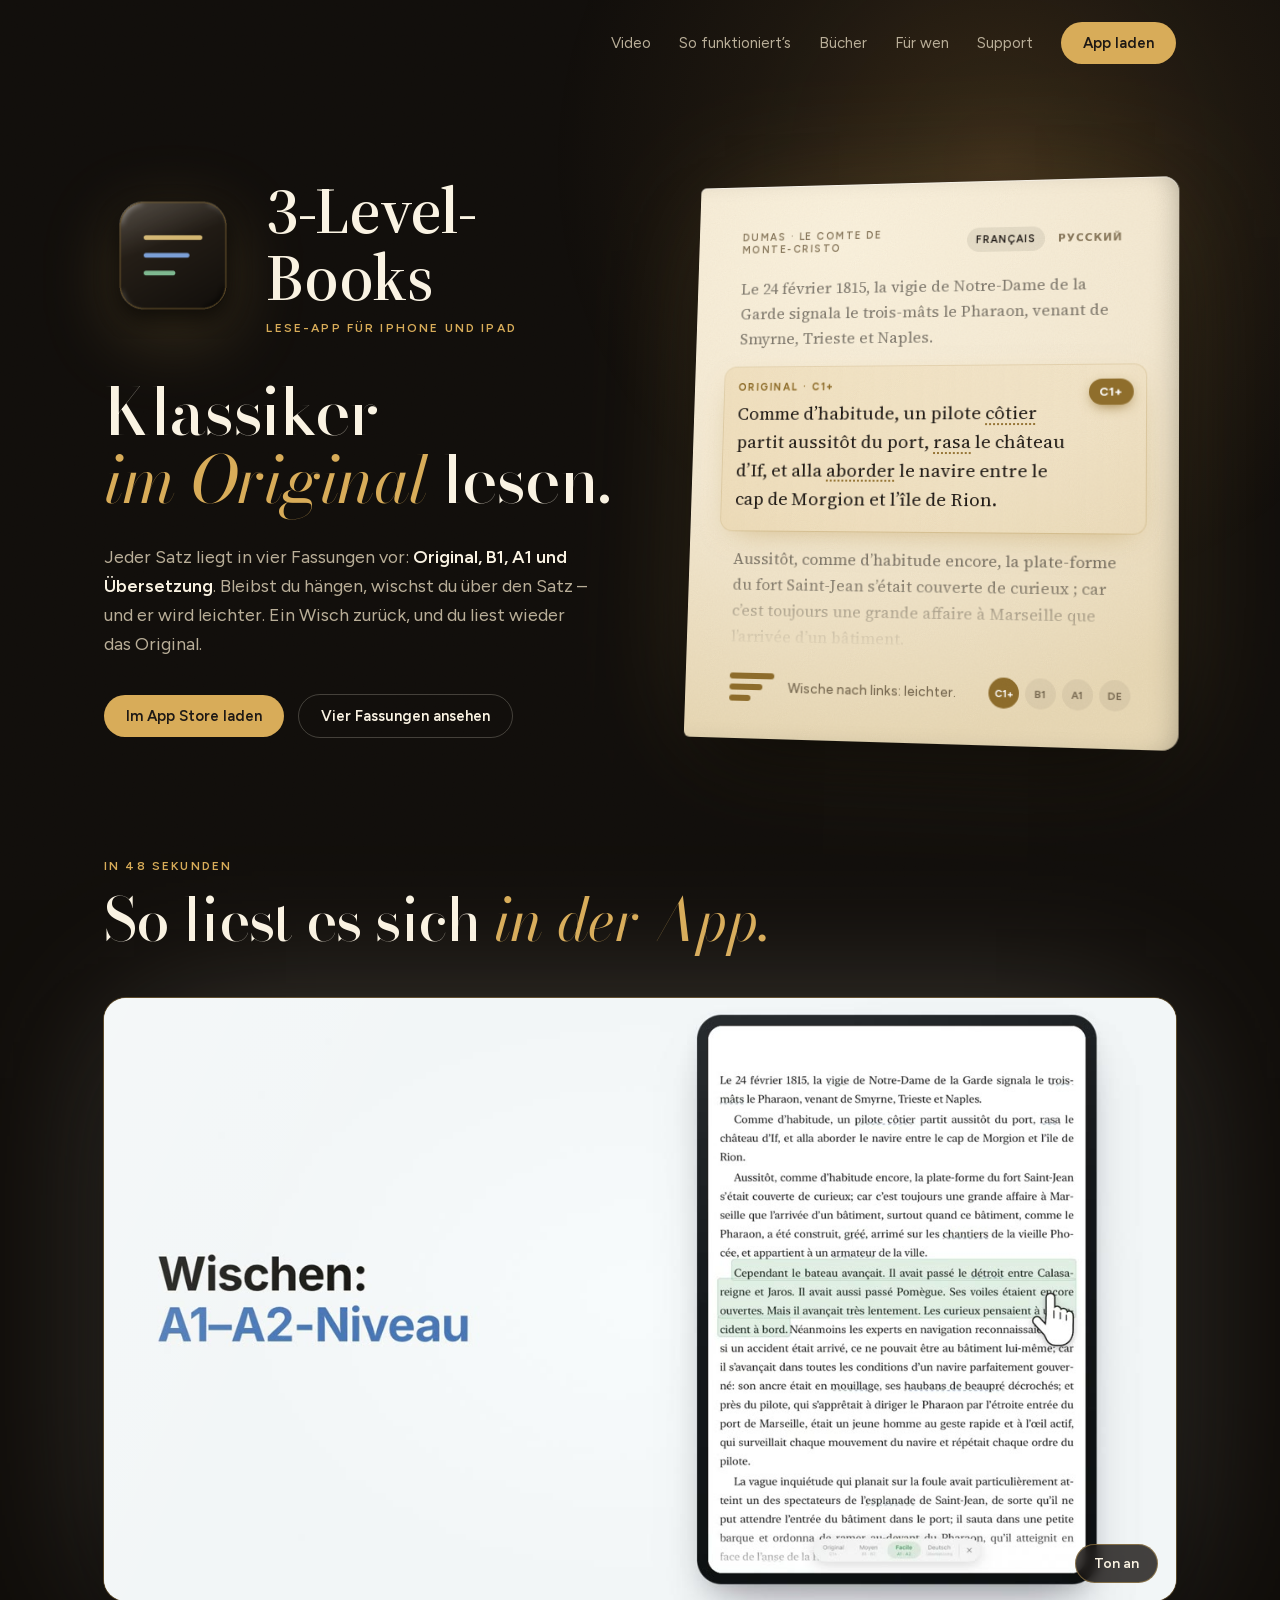
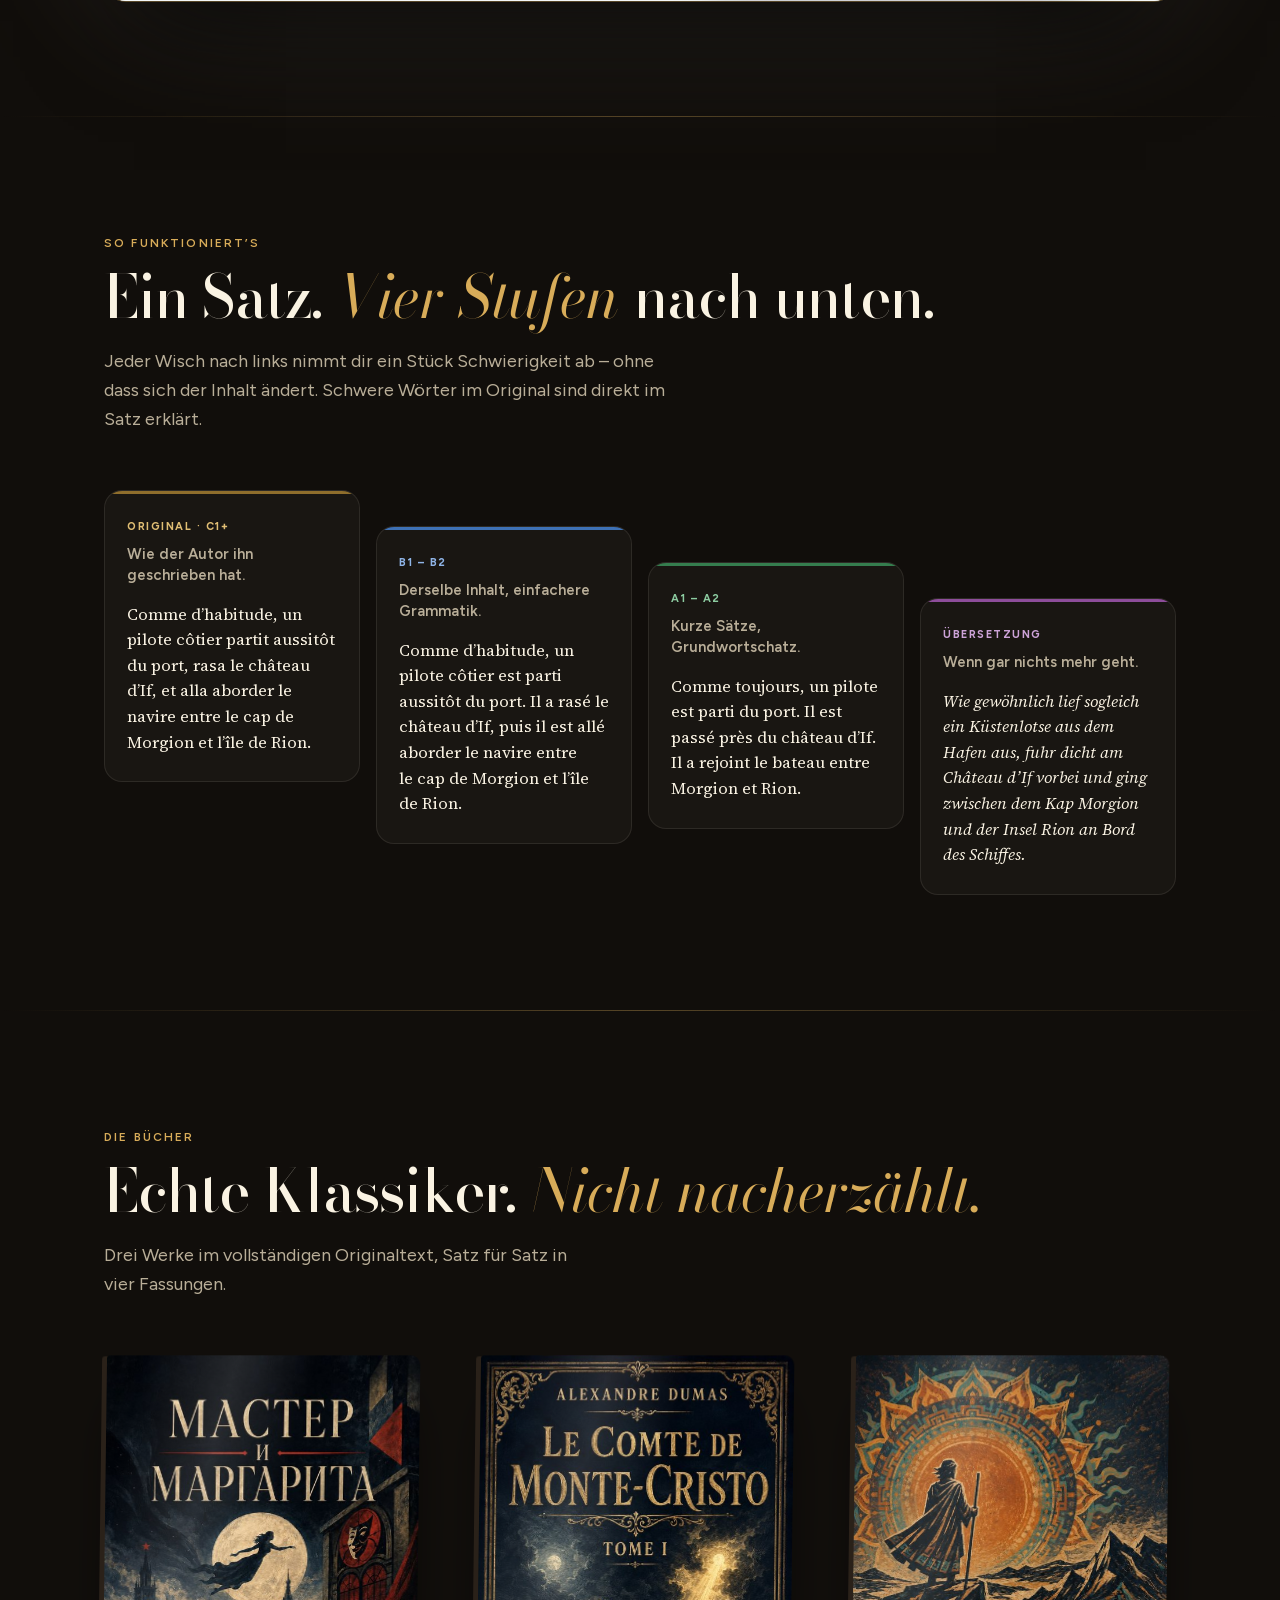
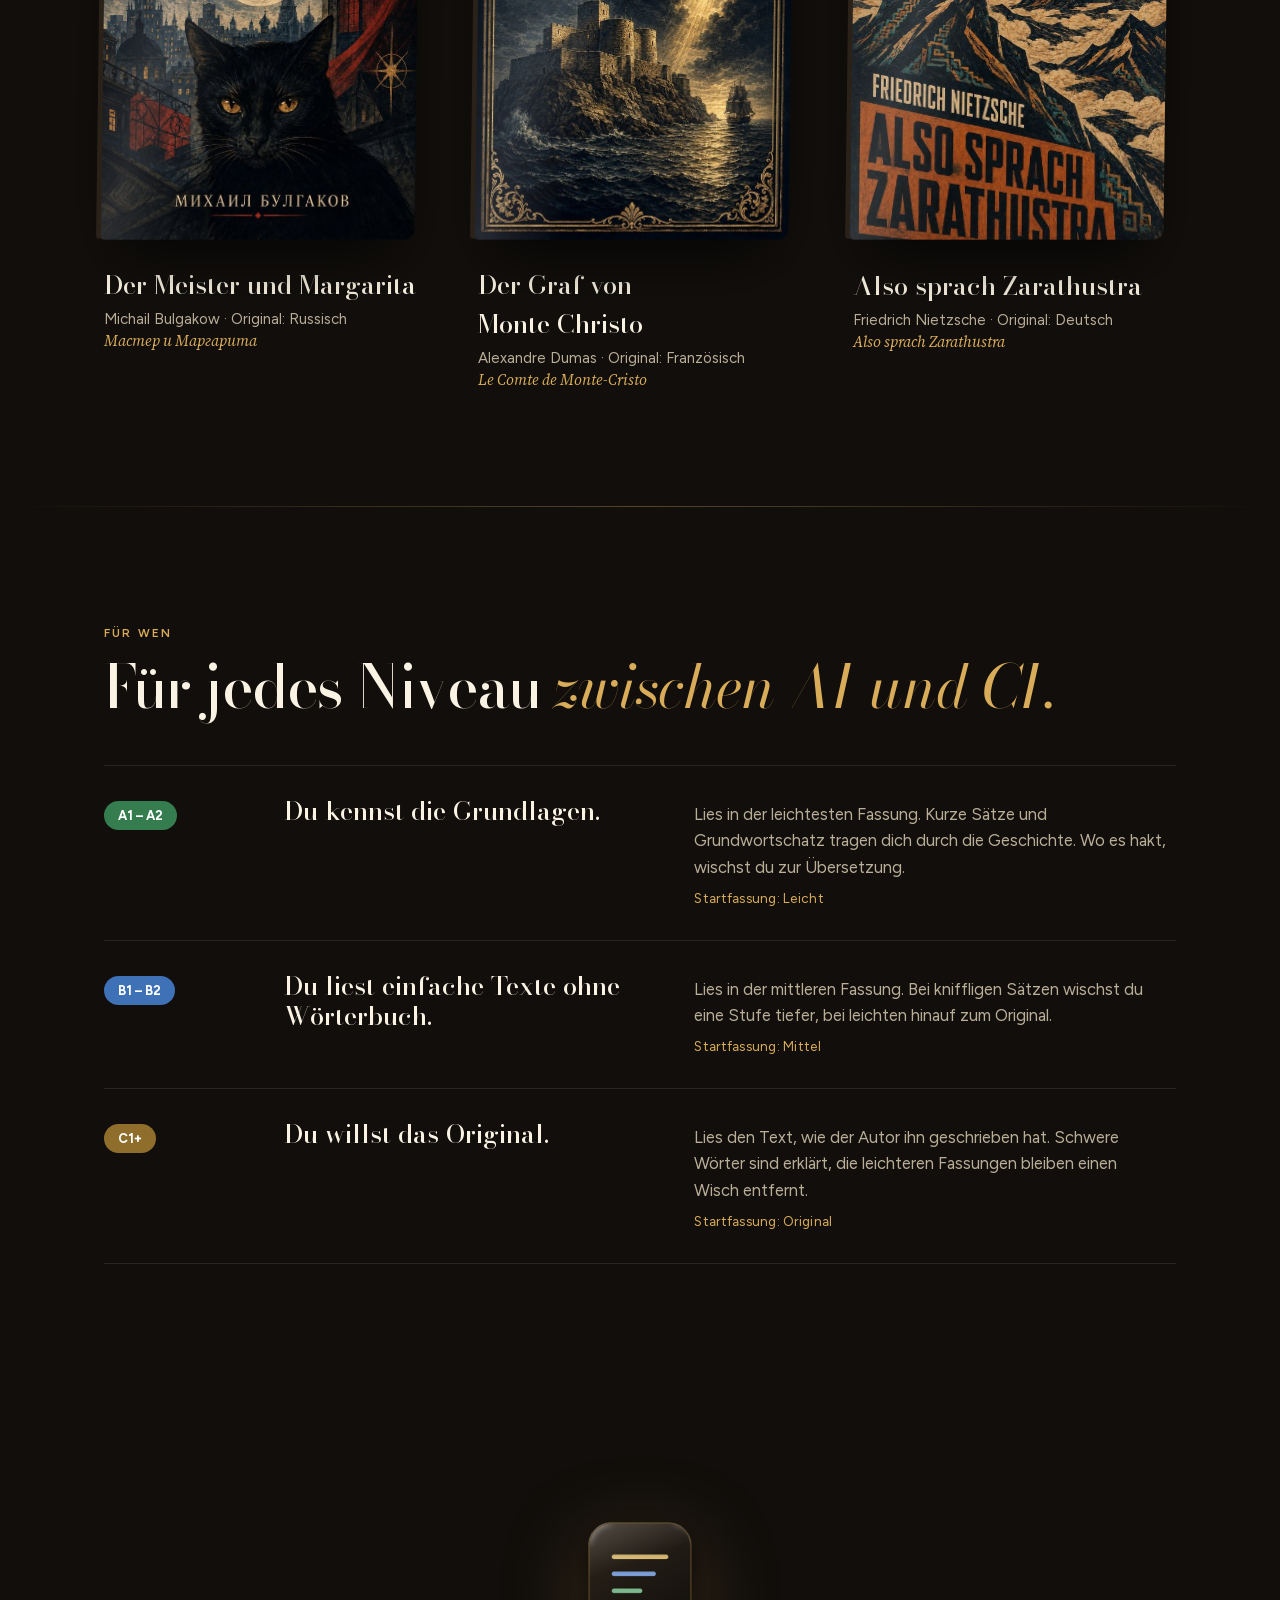
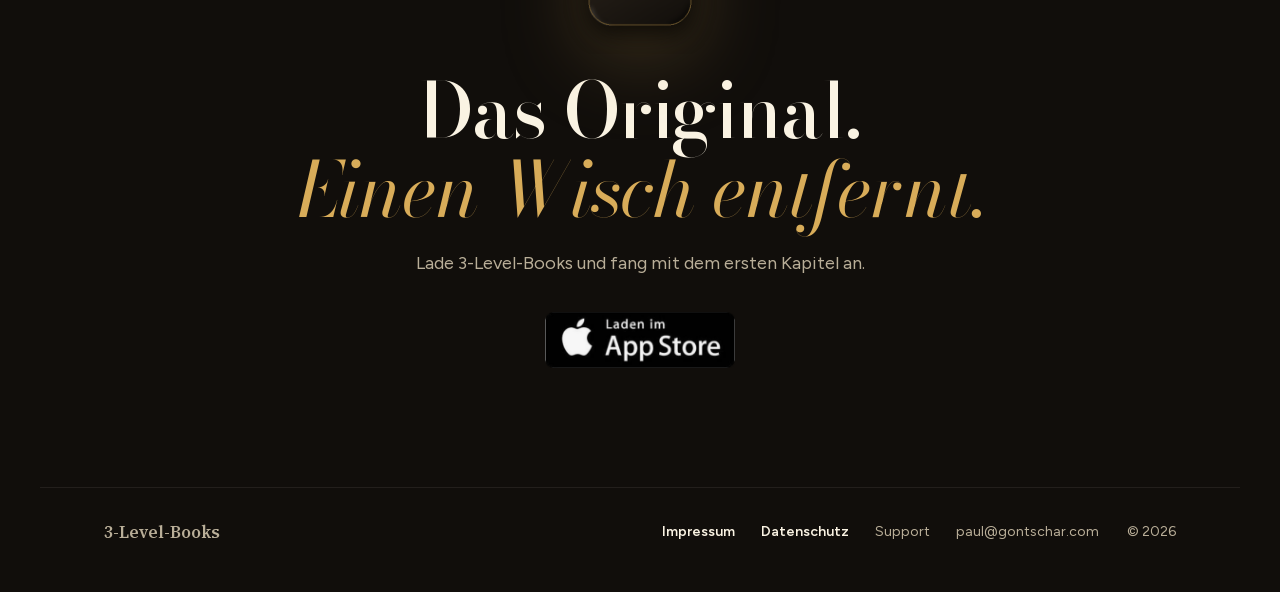
<file: index.html>
<!DOCTYPE html>
<html lang="de">
<head>
<meta charset="utf-8">
<meta name="viewport" content="width=device-width, initial-scale=1">
<title>3-Level-Books – Klassiker im Original lesen</title>
<meta name="description" content="Klassiker im Original lesen. Jeder Satz in vier Fassungen: Original, B1, A1 und Übersetzung – einen Wisch entfernt.">
<link rel="stylesheet" href="/fonts/fonts.css">
<style>
:root{
  --night:#110E0B;      /* Schreibtisch bei Nacht */
  --ink:#1E1915;        /* Druckerschwärze */
  --paper:#F5EBD5;      /* Buchseite */
  --cream:#FAF3E3;      /* Text auf dunkel */
  --gold:#D8AC59;       /* Licht, Marke */
  --gold-deep:#AF8B3E;
  --muted:#B9AE98;
  --lv-orig:#8F6E2C; --lv-b1:#3E71B6; --lv-a1:#357D4E; --lv-de:#8D4D9A;
  --display:"Bodoni Moda", "Didot", Georgia, serif;
  --book:"Source Serif 4", Georgia, serif;
  --ui:"Figtree", system-ui, sans-serif;
  --mx:78%; --my:18%;
}
*{box-sizing:border-box}
html{scroll-behavior:smooth}
body{margin:0;background:var(--night);color:var(--cream);font-family:var(--ui);overflow-x:clip;text-wrap:pretty;-webkit-font-smoothing:antialiased}
a{color:inherit}
img{display:block;max-width:100%}
:focus-visible{outline:2px solid var(--gold);outline-offset:3px;border-radius:6px}

/* Leselampe: warmes Licht folgt der Maus */
.lamp{position:fixed;inset:0;pointer-events:none;z-index:0;
  background:radial-gradient(640px circle at var(--mx) var(--my), rgba(232,170,80,.17), rgba(232,170,80,.05) 40%, transparent 70%);
  transition:background .08s linear}
.grain{position:fixed;inset:0;pointer-events:none;z-index:0;opacity:.07;mix-blend-mode:overlay;
  background-image:url("data:image/svg+xml,%3Csvg xmlns='http://www.w3.org/2000/svg' width='160' height='160'%3E%3Cfilter id='n'%3E%3CfeTurbulence type='fractalNoise' baseFrequency='.9' numOctaves='2'/%3E%3C/filter%3E%3Crect width='100%25' height='100%25' filter='url(%23n)'/%3E%3C/svg%3E")}
main,nav,footer{position:relative;z-index:1}
.wrap{max-width:1200px;margin:0 auto;padding-inline:clamp(20px,5vw,64px)}

/* Navigation */
nav{display:flex;align-items:center;justify-content:flex-end;gap:28px;padding-block:22px;flex-wrap:wrap}
.brand{display:flex;align-items:center;gap:12px;font-family:var(--book);font-weight:600;font-size:20px;text-decoration:none;margin-right:auto}
.brand img{width:36px;height:36px;margin:-6px}
nav a.link{font-size:15px;text-decoration:none;color:var(--muted);transition:color .2s}
nav a.link:hover{color:var(--cream)}
.btn{display:inline-flex;align-items:center;gap:10px;font:600 15px var(--ui);text-decoration:none;border-radius:999px;padding:12px 22px;transition:transform .2s,box-shadow .2s,background .2s}
.btn-gold{background:var(--gold);color:var(--ink);box-shadow:0 0 0 0 rgba(216,172,89,.4)}
.btn-gold:hover{transform:translateY(-1px);box-shadow:0 8px 30px -6px rgba(216,172,89,.55)}
.btn-ghost{color:var(--cream);border:1px solid rgba(250,243,227,.22)}
.btn-ghost:hover{border-color:var(--gold);color:var(--gold)}

/* Hero */
.hero{display:grid;grid-template-columns:1.05fr 1fr;gap:clamp(32px,5vw,80px);align-items:center;padding-block:clamp(40px,7vw,96px) clamp(72px,9vw,128px)}
.eyebrow{font:600 12px/1 var(--ui);letter-spacing:.18em;text-transform:uppercase;color:var(--gold)}
.lockup{display:flex;align-items:center;gap:clamp(14px,2vw,24px);margin-bottom:clamp(28px,3.5vw,44px)}
.lockup img{width:clamp(120px,13vw,190px);height:auto;margin:-14px;filter:drop-shadow(0 18px 36px rgba(216,172,89,.22))}
.lockup > div{display:flex;flex-direction:column;gap:12px}
.wordmark{font-family:var(--book);font-weight:600;font-size:clamp(40px,5.2vw,72px);line-height:1;letter-spacing:-.01em;color:var(--cream)}
h1{font-family:var(--display);font-weight:500;font-size:clamp(42px,5.2vw,76px);line-height:1.02;letter-spacing:-.02em;margin:0 0 28px}
h1 em{font-style:italic;color:var(--gold);font-weight:400}
.lede{font-size:clamp(17px,1.4vw,19px);line-height:1.62;color:var(--muted);max-width:44ch;margin:0 0 36px}
.lede strong{color:var(--cream);font-weight:600}
.cta-row{display:flex;gap:14px;flex-wrap:wrap;align-items:center}

/* Die Buchseite */
.stage{position:relative;perspective:1600px}
.page{position:relative;background:
   radial-gradient(120% 90% at 30% 10%, #FBF3E0 0%, var(--paper) 55%, #E9DAB8 100%);
  color:var(--ink);border-radius:6px 16px 16px 6px;padding:clamp(28px,4vw,48px) clamp(24px,3.6vw,46px) 36px;
  box-shadow:0 1px 0 rgba(255,255,255,.6) inset, -14px 0 30px -18px rgba(0,0,0,.35) inset, 0 40px 80px -24px rgba(0,0,0,.75), 0 0 120px -20px rgba(216,172,89,.25);
  transform:rotateX(6deg) rotateY(-9deg) rotateZ(1deg);transform-style:preserve-3d;transition:transform .6s cubic-bezier(.2,.8,.2,1)}
.stage:hover .page{transform:rotateX(2deg) rotateY(-3deg)}
.page::before{content:"";position:absolute;inset:0;border-radius:inherit;pointer-events:none;opacity:.35;mix-blend-mode:multiply;
  background-image:url("data:image/svg+xml,%3Csvg xmlns='http://www.w3.org/2000/svg' width='200' height='200'%3E%3Cfilter id='p'%3E%3CfeTurbulence type='fractalNoise' baseFrequency='.75' numOctaves='3'/%3E%3CfeColorMatrix values='0 0 0 0 .55 0 0 0 0 .45 0 0 0 0 .3 0 0 0 .35 0'/%3E%3C/filter%3E%3Crect width='100%25' height='100%25' filter='url(%23p)'/%3E%3C/svg%3E")}
.page-head{display:flex;justify-content:space-between;align-items:center;gap:12px;font:600 10.5px/1.2 var(--ui);letter-spacing:.14em;text-transform:uppercase;color:#8A7A5E;margin-bottom:22px}
.book-switch{display:flex;gap:4px}
.book-switch button{font:600 10.5px var(--ui);letter-spacing:.1em;text-transform:uppercase;border:0;background:transparent;color:#8A7A5E;padding:6px 9px;border-radius:999px;cursor:pointer}
.book-switch button[aria-pressed="true"]{background:rgba(30,25,21,.08);color:var(--ink)}
.prose{font-family:var(--book);font-size:clamp(15px,1.25vw,17px);line-height:1.62;margin:0;color:rgba(30,25,21,.55)}
.fade-out{-webkit-mask-image:linear-gradient(#000 30%,transparent);mask-image:linear-gradient(#000 30%,transparent)}
.target{position:relative;margin:16px -14px;padding:16px 64px 18px 14px;border-radius:12px;cursor:grab;touch-action:pan-y;user-select:none;-webkit-user-select:none;outline-offset:2px;
  background:linear-gradient(90deg, rgba(216,172,89,.18), rgba(216,172,89,.08));box-shadow:0 0 0 1px rgba(175,139,62,.22), 0 10px 30px -14px rgba(175,139,62,.6)}
.target:active{cursor:grabbing}
.target p{font-family:var(--book);font-size:clamp(17px,1.45vw,19.5px);line-height:1.55;margin:0;color:var(--ink);min-height:4.65em}
.target p.italic{font-style:italic}
.w{display:inline-block;white-space:pre;transition:opacity .28s ease, transform .34s cubic-bezier(.2,.9,.25,1.2), filter .28s ease}
.w.out{opacity:0;transform:translateX(-14px);filter:blur(3px)}
.w.pre{opacity:0;transform:translateX(16px);filter:blur(3px);transition:none}
.sweep{position:absolute;top:8px;bottom:8px;width:3px;right:0;border-radius:3px;opacity:0;pointer-events:none;
  background:linear-gradient(var(--gold),#FFE7B0,var(--gold));box-shadow:0 0 14px 4px rgba(232,180,90,.65)}
.sweep.go{animation:sweep .5s cubic-bezier(.5,0,.3,1)}
@keyframes sweep{0%{opacity:0;right:6px}15%{opacity:1}85%{opacity:1}100%{opacity:0;right:calc(100% - 10px)}}
.lv-badge{position:absolute;right:12px;top:14px;font:700 12px/1 var(--ui);letter-spacing:.04em;color:#fff;padding:7px 10px;border-radius:999px;background:var(--lv);box-shadow:0 4px 14px -4px var(--lv);transition:background .3s, box-shadow .3s, transform .3s}
.lv-badge.pop{animation:pop .45s cubic-bezier(.3,1.6,.5,1)}
@keyframes pop{0%{transform:scale(.6)}100%{transform:scale(1)}}
.lv-name{font:700 10.5px/1 var(--ui);letter-spacing:.14em;text-transform:uppercase;color:var(--lv);margin-bottom:8px;transition:color .3s}
.gloss{cursor:help;text-decoration:underline dotted;text-underline-offset:4px;text-decoration-color:var(--lv-orig)}
.gloss-tip{margin-top:12px;padding:10px 13px;border-radius:10px;background:var(--ink);color:var(--cream);font:13px/1.45 var(--ui)}
.gloss-tip[hidden]{display:none}
.ladder{display:flex;align-items:center;gap:14px;margin-top:22px}
.bars{display:flex;flex-direction:column;gap:5px}
.bars i{display:block;height:6px;border-radius:3px;background:rgba(30,25,21,.14);transition:background .3s}
.bars i:nth-child(1){width:46px}.bars i:nth-child(2){width:34px}.bars i:nth-child(3){width:22px}
.hint{font:500 13.5px/1.4 var(--ui);color:#7B6D55}
.dots{display:flex;gap:6px;margin-left:auto}
.dots button{width:30px;height:30px;border-radius:50%;border:0;cursor:pointer;font:700 10px var(--ui);color:#7B6D55;background:rgba(30,25,21,.06);transition:background .25s,color .25s}
.dots button[aria-pressed="true"]{background:var(--lv);color:#fff}

/* Video: heller Bildschirm unter der Leselampe */
.film{padding-top:0}
.screen{position:relative;margin:48px 0 0;border-radius:22px;overflow:hidden;background:#F5F6F8;
  box-shadow:0 0 0 1px rgba(216,172,89,.35), 0 50px 100px -30px rgba(0,0,0,.85), 0 0 160px -30px rgba(245,236,214,.28)}
.screen::after{content:"";position:absolute;inset:0;pointer-events:none;border-radius:inherit;
  background:linear-gradient(115deg, rgba(255,255,255,.18), transparent 28%)}
.screen video{display:block;width:100%;aspect-ratio:16/9;height:auto}
.sound{position:absolute;right:18px;bottom:18px;z-index:1;font:600 14px var(--ui);color:var(--cream);background:rgba(17,14,11,.78);
  border:1px solid rgba(216,172,89,.45);border-radius:999px;padding:10px 18px;cursor:pointer;backdrop-filter:blur(6px);transition:background .2s,color .2s}
.sound:hover{background:var(--gold);color:var(--ink)}

/* Abschnitte */
section{padding-block:clamp(64px,9vw,120px)}
h2{font-family:var(--display);font-weight:500;font-size:clamp(36px,4.6vw,64px);line-height:1.02;letter-spacing:-.015em;margin:16px 0 20px}
h2 em{font-style:italic;color:var(--gold);font-weight:400}
.sub{font-size:18px;line-height:1.6;color:var(--muted);max-width:52ch;margin:0}
.rule{height:1px;background:linear-gradient(90deg,transparent,rgba(216,172,89,.35),transparent);border:0;margin:0}

/* Treppe: vier Fassungen, jede eine Stufe tiefer */
.stairs{display:grid;grid-template-columns:repeat(4,1fr);gap:16px;margin-top:56px;align-items:start}
.step{background:rgba(250,243,227,.035);border:1px solid rgba(250,243,227,.09);border-radius:18px;padding:24px 22px 26px;position:relative;overflow:hidden}
.step:nth-child(2){margin-top:36px}.step:nth-child(3){margin-top:72px}.step:nth-child(4){margin-top:108px}
.step::after{content:"";position:absolute;left:0;top:0;right:0;height:3px;background:var(--c)}
.step .tag{font:700 11px/1 var(--ui);letter-spacing:.14em;text-transform:uppercase;color:var(--c-light)}
.step h3{font:600 15px/1.4 var(--ui);color:var(--muted);margin:10px 0 16px}
.step p{font-family:var(--book);font-size:16.5px;line-height:1.55;margin:0;color:var(--cream)}
.step p.it{font-style:italic}

/* Bücher */
.shelf{display:grid;grid-template-columns:repeat(3,1fr);gap:clamp(24px,4vw,56px);margin-top:56px;perspective:1400px}
.book{text-decoration:none}
.cover{position:relative;aspect-ratio:2/3;border-radius:4px 10px 10px 4px;overflow:hidden;transform:rotateY(-14deg) rotateX(3deg);transform-origin:left center;
  box-shadow:-6px 0 0 -1px #2a2119, 0 30px 60px -20px rgba(0,0,0,.8);transition:transform .6s cubic-bezier(.2,.8,.2,1), box-shadow .6s}
.cover img{width:100%;height:100%;object-fit:cover}
.cover::after{content:"";position:absolute;inset:0;background:linear-gradient(105deg, rgba(0,0,0,.35) 0%, transparent 9%, rgba(255,255,255,.14) 30%, transparent 48%);pointer-events:none}
.book:hover .cover{transform:rotateY(0) rotateX(0) translateY(-8px);box-shadow:0 0 0 0 #2a2119, 0 40px 80px -24px rgba(0,0,0,.85), 0 0 80px -20px rgba(216,172,89,.35)}
.book h3{font-family:var(--display);font-weight:500;font-size:26px;margin:26px 0 6px}
.book p{margin:0;color:var(--muted);font-size:15px}
.book .orig{font-family:var(--book);font-style:italic;color:var(--gold);font-size:15px;margin-top:2px}

/* Für wen */
.levels{margin-top:48px;border-top:1px solid rgba(250,243,227,.1)}
.level{display:grid;grid-template-columns:140px 1fr 1.3fr;gap:24px 40px;padding:30px 0;border-bottom:1px solid rgba(250,243,227,.1);align-items:baseline}
.chip{justify-self:start;font:700 13px/1 var(--ui);padding:8px 14px;border-radius:999px;background:var(--c);color:#fff}
.level h3{font-family:var(--display);font-weight:500;font-size:26px;line-height:1.15;margin:0}
.level p{margin:0;color:var(--muted);font-size:16.5px;line-height:1.6}
.level small{display:block;margin-top:8px;color:var(--gold);font-size:13.5px;letter-spacing:.02em}

/* Abschluss */
.final{text-align:center;position:relative}
.final .icon{width:160px;height:auto;margin:0 auto 18px;filter:drop-shadow(0 20px 40px rgba(216,172,89,.25))}
.final h2{font-size:clamp(40px,6vw,84px)}
.badge{display:inline-block;margin-top:34px;transition:transform .2s}
.badge:hover{transform:translateY(-2px)}
.badge img{height:56px;width:auto}

footer{display:flex;flex-wrap:wrap;gap:12px 28px;align-items:center;padding-block:32px 48px;font-size:14px;color:var(--muted);border-top:1px solid rgba(250,243,227,.08)}
footer .brand{font-size:17px}
footer a{text-decoration:none}
footer .legal{display:flex;flex-wrap:wrap;gap:10px 26px;margin-left:auto;padding:0}
footer .legal a:nth-child(-n+2){color:var(--cream);font-weight:600}
footer a:hover{color:var(--gold)}

/* Einblenden beim Scrollen */
.reveal{opacity:0;transform:translateY(24px);transition:opacity .9s ease, transform .9s cubic-bezier(.2,.8,.2,1)}
.reveal.in{opacity:1;transform:none}

@media (max-width:900px){
  .hero{grid-template-columns:1fr}
  .page{transform:none}
  .stairs{grid-template-columns:1fr 1fr}
  .step:nth-child(n){margin-top:0}
  .level{grid-template-columns:1fr}
  nav a.link{display:none}
}
@media (max-width:560px){
  .stairs,.shelf{grid-template-columns:1fr}
  .cover{transform:none;max-width:300px}
  .target{padding-right:58px}
}
@media (prefers-reduced-motion:reduce){
  *,*::before,*::after{animation:none!important;transition:none!important}
  .reveal{opacity:1;transform:none}
}
</style>
</head>
<body>
<div class="lamp" aria-hidden="true"></div>
<div class="grain" aria-hidden="true"></div>

<nav class="wrap" aria-label="Hauptnavigation">
  <a class="link" href="#video">Video</a>
  <a class="link" href="#fassungen">So funktioniert’s</a>
  <a class="link" href="#buecher">Bücher</a>
  <a class="link" href="#niveau">Für wen</a>
  <a class="link" href="https://github.com/powel187/3lb-support#readme">Support</a>
  <a class="btn btn-gold" href="#laden">App laden</a>
</nav>

<main id="top">
  <div class="wrap hero">
    <div>
      <div class="lockup">
        <img src="img/icon.png" alt="" width="220" height="220">
        <div>
          <span class="wordmark">3-Level-Books</span>
          <span class="eyebrow">Lese-App für iPhone und iPad</span>
        </div>
      </div>
      <h1>Klassiker<br><em>im Original</em> lesen.</h1>
      <p class="lede">Jeder Satz liegt in vier Fassungen vor: <strong>Original, B1, A1 und Übersetzung</strong>. Bleibst du hängen, wischst du über den Satz – und er wird leichter. Ein Wisch zurück, und du liest wieder das Original.</p>
      <div class="cta-row">
        <a class="btn btn-gold" href="#laden">Im App Store laden</a>
        <a class="btn btn-ghost" href="#fassungen">Vier Fassungen ansehen</a>
      </div>
    </div>

    <div class="stage">
      <article class="page" aria-label="Probeseite zum Ausprobieren">
        <div class="page-head">
          <span id="bookTitle">Dumas · Le Comte de Monte-Cristo</span>
          <div class="book-switch" role="group" aria-label="Buch wählen">
            <button type="button" data-book="fr" aria-pressed="true">Français</button>
            <button type="button" data-book="ru" aria-pressed="false">Русский</button>
          </div>
        </div>
        <p class="prose" id="before"></p>
        <div class="target" id="target" tabindex="0" role="group" aria-roledescription="Wischbarer Satz" aria-label="Satz – mit den Pfeiltasten oder per Wisch die Fassung wechseln">
          <span class="lv-badge" id="badge"></span>
          <div class="lv-name" id="lvName"></div>
          <p id="sentence" aria-live="polite"></p>
          <div class="gloss-tip" id="tip" hidden></div>
          <span class="sweep" id="sweep" aria-hidden="true"></span>
        </div>
        <p class="prose fade-out" id="after"></p>
        <div class="ladder">
          <div class="bars" aria-hidden="true"><i></i><i></i><i></i></div>
          <span class="hint" id="hint">Wische über den Satz.</span>
          <div class="dots" id="dots" role="group" aria-label="Fassung wählen"></div>
        </div>
      </article>
    </div>
  </div>

  <section id="video" class="film">
    <div class="wrap">
      <span class="eyebrow">In 48 Sekunden</span>
      <h2>So liest es sich <em>in der App.</em></h2>
      <figure class="screen reveal">
        <video id="film" src="media/3lb-erklaervideo.mp4" poster="media/3lb-erklaervideo-poster.jpg"
               muted playsinline loop preload="metadata" aria-label="Erklärvideo: Satz antippen und durch die vier Fassungen wischen"></video>
        <button type="button" class="sound" id="sound" aria-pressed="false">Ton an</button>
      </figure>
    </div>
  </section>

  <hr class="rule">

  <section id="fassungen">
    <div class="wrap">
      <span class="eyebrow">So funktioniert’s</span>
      <h2>Ein Satz. <em>Vier Stufen</em> nach unten.</h2>
      <p class="sub">Jeder Wisch nach links nimmt dir ein Stück Schwierigkeit ab – ohne dass sich der Inhalt ändert. Schwere Wörter im Original sind direkt im Satz erklärt.</p>
      <div class="stairs">
        <div class="step reveal" style="--c:var(--lv-orig);--c-light:#E0BE74">
          <span class="tag">Original · C1+</span>
          <h3>Wie der Autor ihn geschrieben hat.</h3>
          <p>Comme d’habitude, un pilote côtier partit aussitôt du port, rasa le château d’If, et alla aborder le navire entre le cap de Morgion et l’île de Rion.</p>
        </div>
        <div class="step reveal" style="--c:var(--lv-b1);--c-light:#8FB4E6">
          <span class="tag">B1 – B2</span>
          <h3>Derselbe Inhalt, einfachere Grammatik.</h3>
          <p>Comme d’habitude, un pilote côtier est parti aussitôt du port. Il a rasé le château d’If, puis il est allé aborder le navire entre le cap de Morgion et l’île de Rion.</p>
        </div>
        <div class="step reveal" style="--c:var(--lv-a1);--c-light:#8CCBA0">
          <span class="tag">A1 – A2</span>
          <h3>Kurze Sätze, Grundwortschatz.</h3>
          <p>Comme toujours, un pilote est parti du port. Il est passé près du château d’If. Il a rejoint le bateau entre Morgion et Rion.</p>
        </div>
        <div class="step reveal" style="--c:var(--lv-de);--c-light:#CDA3D8">
          <span class="tag">Übersetzung</span>
          <h3>Wenn gar nichts mehr geht.</h3>
          <p class="it">Wie gewöhnlich lief sogleich ein Küstenlotse aus dem Hafen aus, fuhr dicht am Château d’If vorbei und ging zwischen dem Kap Morgion und der Insel Rion an Bord des Schiffes.</p>
        </div>
      </div>
    </div>
  </section>

  <hr class="rule">

  <section id="buecher">
    <div class="wrap">
      <span class="eyebrow">Die Bücher</span>
      <h2>Echte Klassiker. <em>Nicht nacherzählt.</em></h2>
      <p class="sub">Drei Werke im vollständigen Originaltext, Satz für Satz in vier Fassungen.</p>
      <div class="shelf">
        <a class="book reveal" href="#laden">
          <div class="cover"><img src="img/bulgakow.jpg" alt="Buchcover: Мастер и Маргарита" loading="lazy" width="560" height="840"></div>
          <h3>Der Meister und Margarita</h3>
          <p>Michail Bulgakow · Original: Russisch</p>
          <p class="orig">Мастер и Маргарита</p>
        </a>
        <a class="book reveal" href="#laden">
          <div class="cover"><img src="img/monte_cristo_t1.jpg" alt="Buchcover: Le Comte de Monte-Cristo" loading="lazy" width="560" height="840"></div>
          <h3>Der Graf von Monte Christo</h3>
          <p>Alexandre Dumas · Original: Französisch</p>
          <p class="orig">Le Comte de Monte-Cristo</p>
        </a>
        <a class="book reveal" href="#laden">
          <div class="cover"><img src="img/zarathustra.jpg" alt="Buchcover: Also sprach Zarathustra" loading="lazy" width="560" height="840"></div>
          <h3>Also sprach Zarathustra</h3>
          <p>Friedrich Nietzsche · Original: Deutsch</p>
          <p class="orig">Also sprach Zarathustra</p>
        </a>
      </div>
    </div>
  </section>

  <hr class="rule">

  <section id="niveau">
    <div class="wrap">
      <span class="eyebrow">Für wen</span>
      <h2>Für jedes Niveau <em>zwischen A1 und C1.</em></h2>
      <div class="levels">
        <div class="level reveal">
          <span class="chip" style="--c:var(--lv-a1)">A1 – A2</span>
          <h3>Du kennst die Grundlagen.</h3>
          <p>Lies in der leichtesten Fassung. Kurze Sätze und Grundwortschatz tragen dich durch die Geschichte. Wo es hakt, wischst du zur Übersetzung.<small>Startfassung: Leicht</small></p>
        </div>
        <div class="level reveal">
          <span class="chip" style="--c:var(--lv-b1)">B1 – B2</span>
          <h3>Du liest einfache Texte ohne Wörterbuch.</h3>
          <p>Lies in der mittleren Fassung. Bei kniffligen Sätzen wischst du eine Stufe tiefer, bei leichten hinauf zum Original.<small>Startfassung: Mittel</small></p>
        </div>
        <div class="level reveal">
          <span class="chip" style="--c:var(--lv-orig)">C1+</span>
          <h3>Du willst das Original.</h3>
          <p>Lies den Text, wie der Autor ihn geschrieben hat. Schwere Wörter sind erklärt, die leichteren Fassungen bleiben einen Wisch entfernt.<small>Startfassung: Original</small></p>
        </div>
      </div>
    </div>
  </section>

  <section id="laden" class="final">
    <div class="wrap reveal">
      <img class="icon" src="img/icon.png" alt="App-Icon von 3-Level-Books" width="220" height="220">
      <h2>Das Original.<br><em>Einen Wisch entfernt.</em></h2>
      <p class="sub" style="margin-inline:auto">Lade 3-Level-Books und fang mit dem ersten Kapitel an.</p>
      <a class="badge" href="https://apps.apple.com/app/id6810761636"><img src="img/appstore-badge.png" alt="Laden im App Store" height="56"></a>
    </div>
  </section>
</main>

<footer class="wrap">
  <span class="brand">3-Level-Books</span>
  <nav class="legal" aria-label="Rechtliches">
    <a href="/impressum">Impressum</a>
    <a href="/datenschutz">Datenschutz</a>
    <a href="https://github.com/powel187/3lb-support#readme">Support</a>
    <a href="mailto:paul@gontschar.com">paul@gontschar.com</a>
  </nav>
  <span>© 2026</span>
</footer>

<script>
const BOOKS = {
  fr: {
    title: "Dumas · Le Comte de Monte-Cristo",
    before: "Le 24 février 1815, la vigie de Notre-Dame de la Garde signala le trois-mâts le Pharaon, venant de Smyrne, Trieste et Naples.",
    after: "Aussitôt, comme d’habitude encore, la plate-forme du fort Saint-Jean s’était couverte de curieux ; car c’est toujours une grande affaire à Marseille que l’arrivée d’un bâtiment.",
    levels: [
      { text: "Comme d’habitude, un pilote [côtier] partit aussitôt du port, [rasa] le château d’If, et alla [aborder] le navire entre le cap de Morgion et l’île de Rion.",
        gloss: { "côtier": "an der Küste; un pilote côtier: ein Küstenlotse", "rasa": "von raser: dicht an etwas vorbeifahren", "aborder": "an ein Schiff heranfahren, an Bord gehen" } },
      { text: "Comme d’habitude, un pilote côtier est parti aussitôt du port. Il a rasé le château d’If, puis il est allé aborder le navire entre le cap de Morgion et l’île de Rion." },
      { text: "Comme toujours, un pilote est parti du port. Il est passé près du château d’If. Il a rejoint le bateau entre Morgion et Rion." },
      { text: "Wie gewöhnlich lief sogleich ein Küstenlotse aus dem Hafen aus, fuhr dicht am Château d’If vorbei und ging zwischen dem Kap Morgion und der Insel Rion an Bord des Schiffes.", italic: true },
    ],
  },
  ru: {
    title: "Булгаков · Мастер и Маргарита",
    before: "Глава 1. Никогда не разговаривайте с неизвестными.",
    after: "Первый из них, одетый в летнюю серенькую пару, был маленького роста, упитан, лыс, свою приличную шляпу пирожком нес в руке.",
    levels: [
      { text: "В час жаркого весеннего [заката] на Патриарших прудах появилось двое граждан.",
        gloss: { "заката": "закат — Sonnenuntergang" } },
      { text: "В час жаркого весеннего заката на Патриарших прудах появились два гражданина." },
      { text: "Был жаркий весенний закат. На Патриарших прудах появились два гражданина." },
      { text: "An einem heißen Frühlingsabend, zur Stunde des Sonnenuntergangs, erschienen an den Patriarchenteichen zwei Bürger.", italic: true },
    ],
  },
};
const LV = [
  { key: "C1+", name: "Original · C1+", color: "var(--lv-orig)" },
  { key: "B1",  name: "Mittel · B1 – B2", color: "var(--lv-b1)" },
  { key: "A1",  name: "Leicht · A1 – A2", color: "var(--lv-a1)" },
  { key: "DE",  name: "Übersetzung · Deutsch", color: "var(--lv-de)" },
];
const HINTS = ["Wische nach links: leichter.", "Weiter nach links – oder zurück nach rechts.", "Noch ein Wisch zur Übersetzung.", "Wische nach rechts, zurück zum Original."];
const reduce = matchMedia("(prefers-reduced-motion: reduce)").matches;
const $ = (id) => document.getElementById(id);
const target = $("target"), sentence = $("sentence"), badge = $("badge"), tip = $("tip");
let book = "fr", lv = 0, busy = false, userTouched = false, autoTimer = null;

function words(text) {
  // [wort] = Glossar-Wort; Wörter einzeln, Leerzeichen hängen am Wort
  return text.split(/(?<=\s)/).map((w) => {
    const m = w.match(/^\[(.+?)\](.*)$/s);
    return m ? { t: m[1] + m[2], g: m[1] } : { t: w };
  });
}
function paint(cls) {
  const L = BOOKS[book].levels[lv];
  sentence.className = L.italic ? "italic" : "";
  sentence.innerHTML = "";
  words(L.text).forEach((w, i) => {
    const s = document.createElement("span");
    s.className = "w" + (cls ? " " + cls : "");
    if (w.g) {
      const word = document.createElement("span");
      word.className = "gloss"; word.textContent = w.g; word.dataset.g = w.g;
      s.append(word, w.t.slice(w.g.length));
    } else s.textContent = w.t;
    s.style.transitionDelay = (i * 0.018) + "s";
    sentence.append(s);
  });
  target.style.setProperty("--lv", LV[lv].color);
  $("lvName").textContent = LV[lv].name;
  badge.textContent = LV[lv].key;
  $("hint").textContent = HINTS[lv];
  document.querySelectorAll(".bars i").forEach((b, i) => b.style.background = i < (3 - Math.min(lv, 3)) ? LV[lv].color : "");
  [...$("dots").children].forEach((d, i) => d.setAttribute("aria-pressed", i === lv));
  tip.hidden = true;
}
function go(n) {
  n = Math.max(0, Math.min(3, n));
  if (n === lv || busy) return;
  if (reduce) { lv = n; paint(); return; }
  busy = true;
  const spans = [...sentence.children].reverse();   // von rechts nach links ausblenden
  spans.forEach((s, i) => { s.style.transitionDelay = (i * 0.012) + "s"; s.classList.add("out"); });
  const sw = $("sweep"); sw.classList.remove("go"); void sw.offsetWidth; sw.classList.add("go");
  setTimeout(() => {
    lv = n; paint("pre");
    badge.classList.remove("pop"); void badge.offsetWidth; badge.classList.add("pop");
    requestAnimationFrame(() => requestAnimationFrame(() => {
      [...sentence.children].forEach((s) => s.classList.remove("pre"));
      busy = false;
    }));
  }, 280);
}
function setBook(b) {
  book = b; lv = 0;
  const B = BOOKS[b];
  $("bookTitle").textContent = B.title; $("before").textContent = B.before; $("after").textContent = B.after;
  document.querySelectorAll(".book-switch button").forEach((x) => x.setAttribute("aria-pressed", x.dataset.book === b));
  paint();
}
LV.forEach((L, i) => {
  const d = document.createElement("button");
  d.type = "button"; d.textContent = L.key; d.setAttribute("aria-label", L.name);
  d.style.setProperty("--lv", L.color);
  d.onclick = () => { stopAuto(); go(i); };
  $("dots").append(d);
});
document.querySelectorAll(".book-switch button").forEach((x) => x.onclick = () => { stopAuto(); setBook(x.dataset.book); });

// Wischen
let x0 = null, moved = false;
target.addEventListener("pointerdown", (e) => { x0 = e.clientX; moved = false; stopAuto(); });
target.addEventListener("pointermove", (e) => { if (x0 !== null && Math.abs(e.clientX - x0) > 8) moved = true; });
const end = (e) => {
  if (x0 === null) return;
  const dx = e.clientX - x0; x0 = null;
  if (dx < -40) go(lv + 1); else if (dx > 40) go(lv - 1);
};
target.addEventListener("pointerup", end);
target.addEventListener("pointerleave", end);
target.addEventListener("keydown", (e) => {
  if (e.key === "ArrowRight") { e.preventDefault(); stopAuto(); go(lv + 1); }
  if (e.key === "ArrowLeft") { e.preventDefault(); stopAuto(); go(lv - 1); }
});
sentence.addEventListener("click", (e) => {
  const g = e.target.closest(".gloss");
  if (!g || moved) return;
  stopAuto();
  const text = BOOKS[book].levels[lv].gloss[g.dataset.g];
  tip.innerHTML = "<strong>" + g.dataset.g + "</strong> – " + text;
  tip.hidden = !tip.hidden && tip.dataset.w === g.dataset.g;
  tip.dataset.w = g.dataset.g;
});

// Vorführung, bis jemand selbst wischt
function stopAuto() { userTouched = true; clearInterval(autoTimer); }
function startAuto() {
  if (reduce) return;
  autoTimer = setInterval(() => { if (!userTouched) go(lv === 3 ? 0 : lv + 1); }, 2800);
}

// Leselampe folgt der Maus
const root = document.documentElement;
if (!reduce && matchMedia("(pointer:fine)").matches) {
  addEventListener("pointermove", (e) => {
    root.style.setProperty("--mx", (e.clientX / innerWidth * 100) + "%");
    root.style.setProperty("--my", (e.clientY / innerHeight * 100) + "%");
  }, { passive: true });
}

// Einblenden beim Scrollen
const io = new IntersectionObserver((es) => es.forEach((e) => { if (e.isIntersecting) { e.target.classList.add("in"); io.unobserve(e.target); } }), { threshold: .15 });
document.querySelectorAll(".reveal").forEach((el, i) => { el.style.transitionDelay = (i % 4) * 0.12 + "s"; io.observe(el); });

// Video: läuft stumm, solange es im Bild ist; Ton nur auf Knopfdruck
const film = $("film"), sound = $("sound");
if (!reduce) {
  new IntersectionObserver(([e]) => { e.isIntersecting ? film.play().catch(() => {}) : film.pause(); }, { threshold: .4 }).observe(film);
} else film.controls = true;
sound.onclick = () => {
  film.muted = !film.muted;
  if (!film.muted) { film.currentTime = 0; film.play(); }
  sound.textContent = film.muted ? "Ton an" : "Ton aus";
  sound.setAttribute("aria-pressed", !film.muted);
};

setBook("fr");
startAuto();
</script>
</body>
</html>
</file>
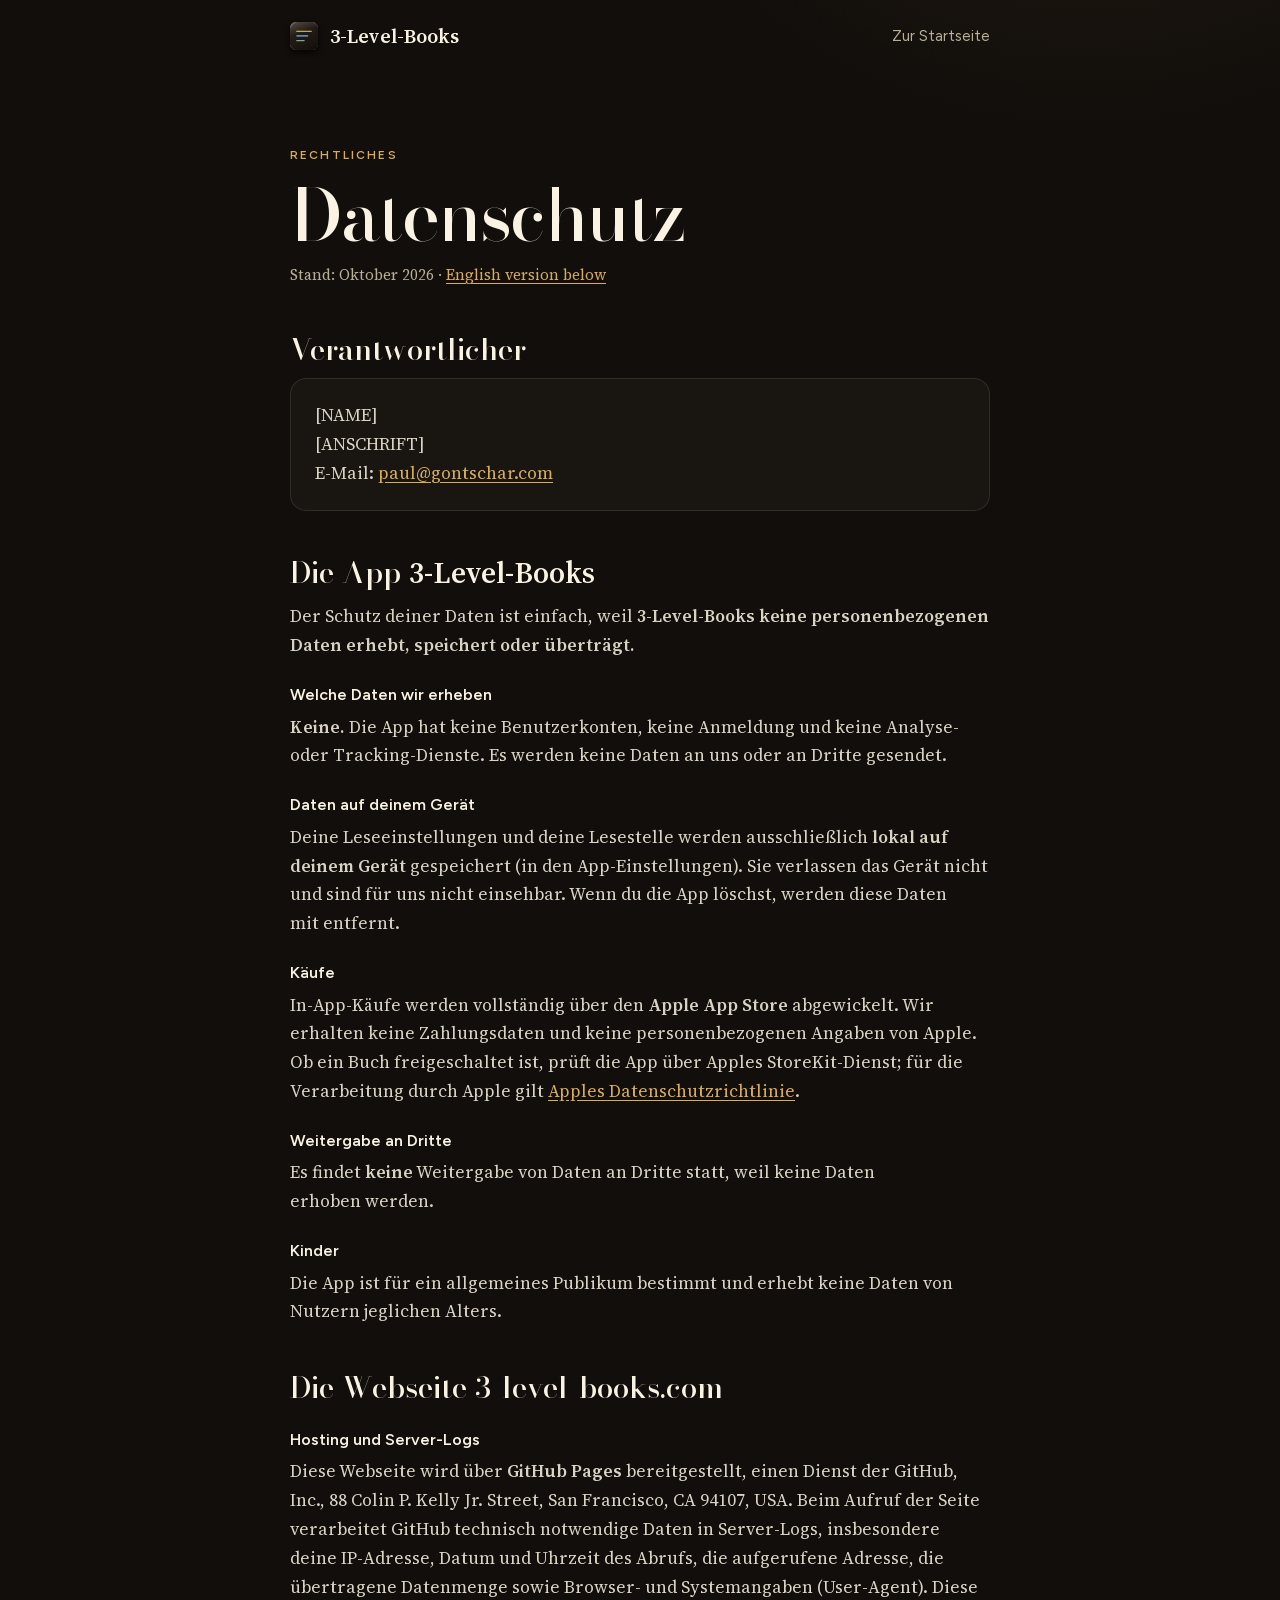
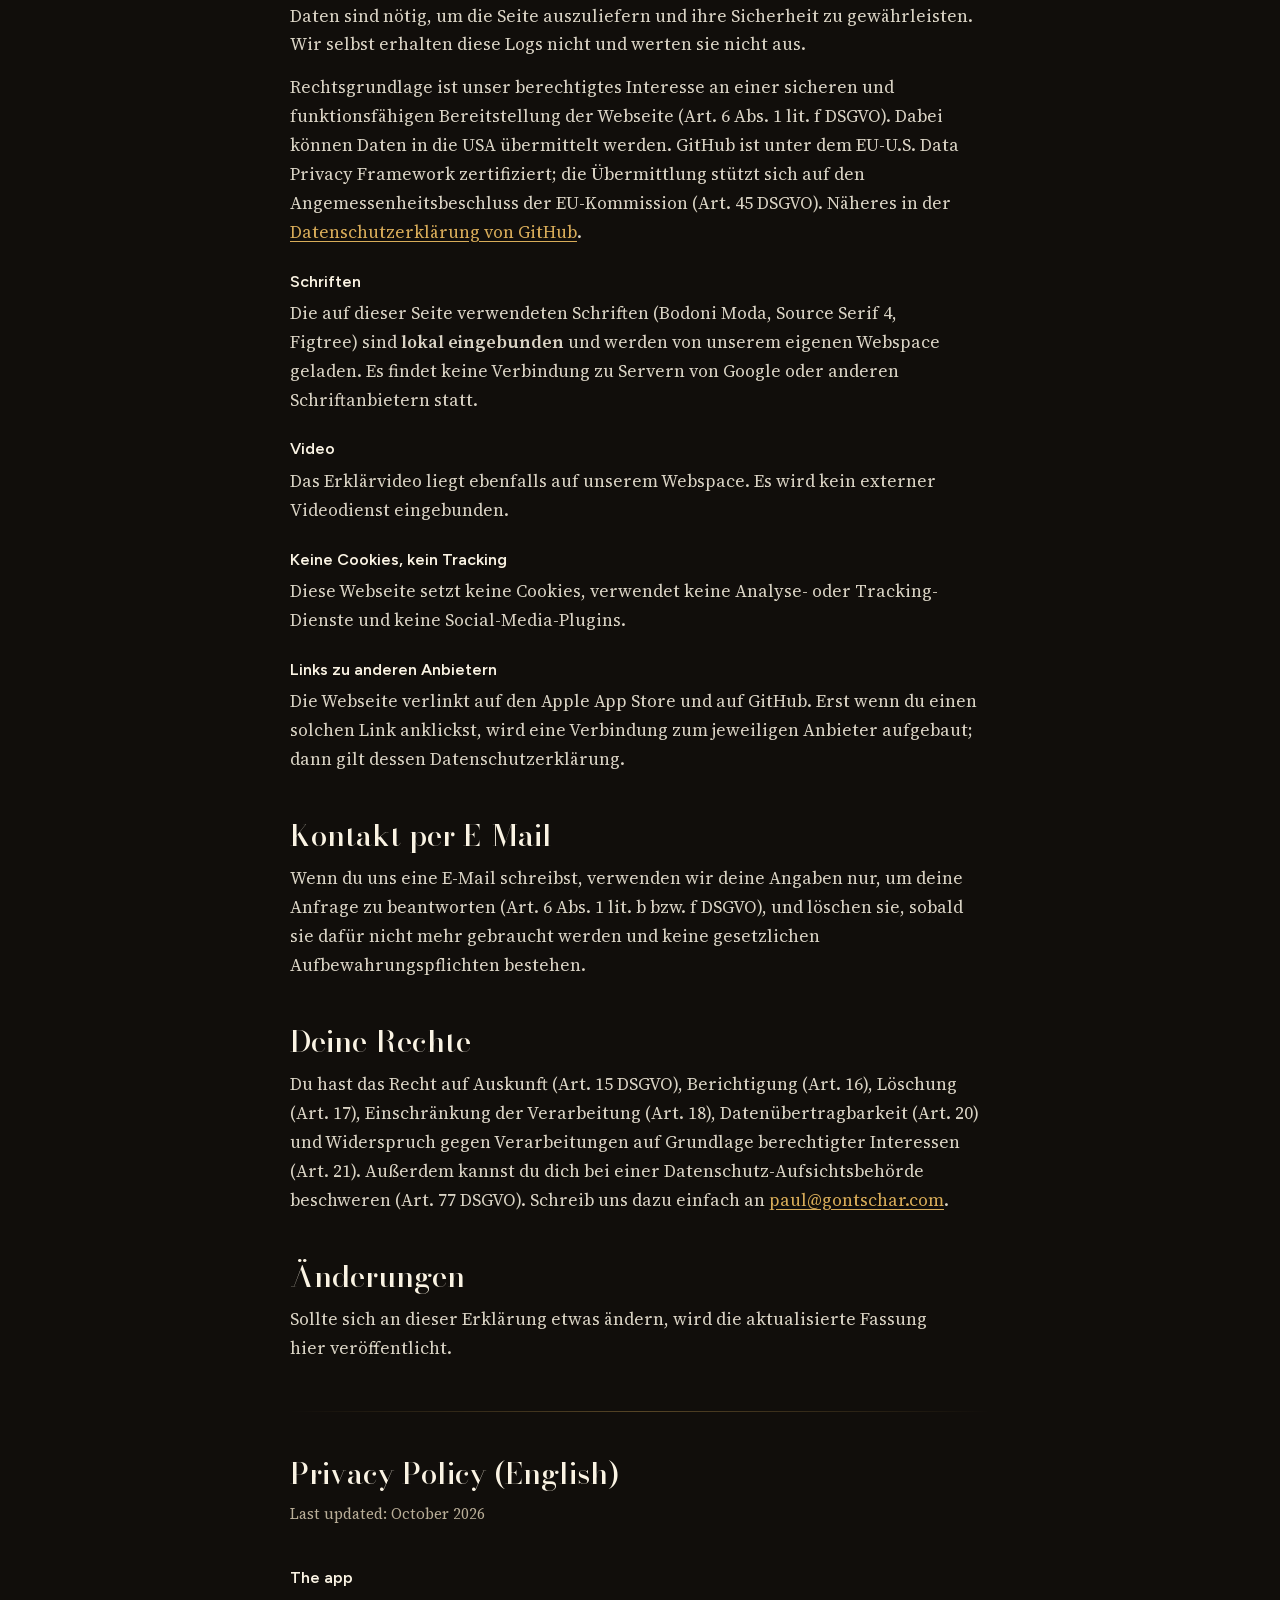
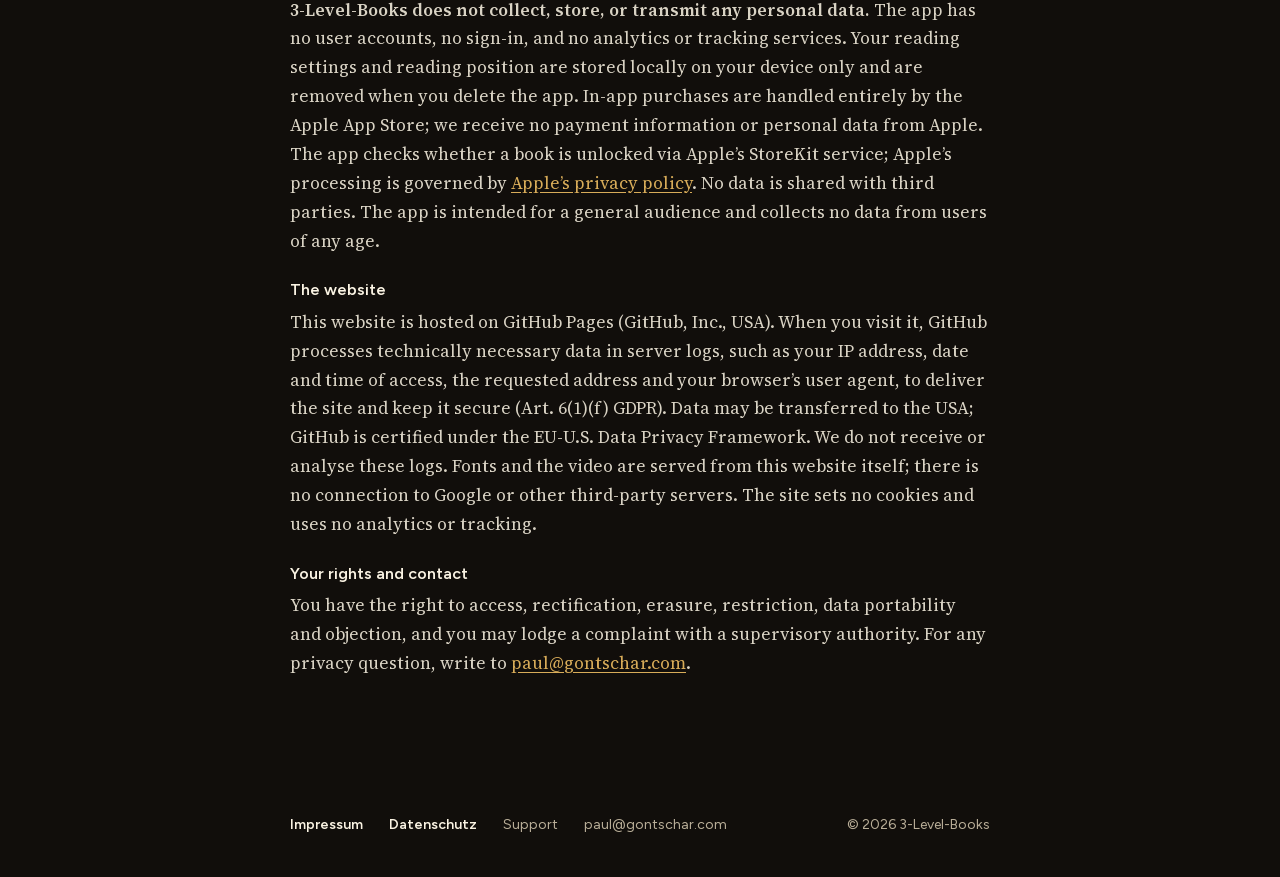
<file: datenschutz.html>
<!DOCTYPE html>
<html lang="de">
<head>
<meta charset="utf-8">
<meta name="viewport" content="width=device-width, initial-scale=1">
<title>Datenschutz – 3-Level-Books</title>
<meta name="description" content="Datenschutzerklärung für die App 3-Level-Books und die Webseite 3-level-books.com.">
<link rel="canonical" href="https://3-level-books.com/datenschutz">
<link rel="stylesheet" href="/fonts/fonts.css">
<link rel="stylesheet" href="/legal.css">
</head>
<body>
<header class="wrap">
  <a class="brand" href="/"><img src="/img/icon.png" alt="" width="220" height="220">3-Level-Books</a>
  <a class="back" href="/">Zur Startseite</a>
</header>

<main class="wrap">
  <span class="eyebrow">Rechtliches</span>
  <h1>Datenschutz</h1>
  <p class="stand">Stand: Oktober 2026 · <a href="#en">English version below</a></p>

  <h2>Verantwortlicher</h2>
  <div class="card">
    <address>
      <p>[NAME]<br>
      [ANSCHRIFT]<br>
      E-Mail: <a href="mailto:paul@gontschar.com">paul@gontschar.com</a></p>
    </address>
  </div>

  <h2>Die App <span class="name">3-Level-Books</span></h2>
  <p>Der Schutz deiner Daten ist einfach, weil <strong>3-Level-Books keine personenbezogenen Daten erhebt, speichert oder überträgt.</strong></p>

  <h3>Welche Daten wir erheben</h3>
  <p><strong>Keine.</strong> Die App hat keine Benutzerkonten, keine Anmeldung und keine Analyse- oder Tracking-Dienste. Es werden keine Daten an uns oder an Dritte gesendet.</p>

  <h3>Daten auf deinem Gerät</h3>
  <p>Deine Leseeinstellungen und deine Lesestelle werden ausschließlich <strong>lokal auf deinem Gerät</strong> gespeichert (in den App-Einstellungen). Sie verlassen das Gerät nicht und sind für uns nicht einsehbar. Wenn du die App löschst, werden diese Daten mit entfernt.</p>

  <h3>Käufe</h3>
  <p>In-App-Käufe werden vollständig über den <strong>Apple App Store</strong> abgewickelt. Wir erhalten keine Zahlungsdaten und keine personenbezogenen Angaben von Apple. Ob ein Buch freigeschaltet ist, prüft die App über Apples StoreKit-Dienst; für die Verarbeitung durch Apple gilt <a href="https://www.apple.com/de/legal/privacy/">Apples Datenschutzrichtlinie</a>.</p>

  <h3>Weitergabe an Dritte</h3>
  <p>Es findet <strong>keine</strong> Weitergabe von Daten an Dritte statt, weil keine Daten erhoben werden.</p>

  <h3>Kinder</h3>
  <p>Die App ist für ein allgemeines Publikum bestimmt und erhebt keine Daten von Nutzern jeglichen Alters.</p>

  <h2>Die Webseite 3-level-books.com</h2>

  <h3>Hosting und Server-Logs</h3>
  <p>Diese Webseite wird über <strong>GitHub Pages</strong> bereitgestellt, einen Dienst der GitHub, Inc., 88 Colin P. Kelly Jr. Street, San Francisco, CA 94107, USA. Beim Aufruf der Seite verarbeitet GitHub technisch notwendige Daten in Server-Logs, insbesondere deine IP-Adresse, Datum und Uhrzeit des Abrufs, die aufgerufene Adresse, die übertragene Datenmenge sowie Browser- und Systemangaben (User-Agent). Diese Daten sind nötig, um die Seite auszuliefern und ihre Sicherheit zu gewährleisten. Wir selbst erhalten diese Logs nicht und werten sie nicht aus.</p>
  <p>Rechtsgrundlage ist unser berechtigtes Interesse an einer sicheren und funktionsfähigen Bereitstellung der Webseite (Art. 6 Abs. 1 lit. f DSGVO). Dabei können Daten in die USA übermittelt werden. GitHub ist unter dem EU-U.S. Data Privacy Framework zertifiziert; die Übermittlung stützt sich auf den Angemessenheitsbeschluss der EU-Kommission (Art. 45 DSGVO). Näheres in der <a href="https://docs.github.com/de/site-policy/privacy-policies/github-general-privacy-statement">Datenschutzerklärung von GitHub</a>.</p>

  <h3>Schriften</h3>
  <p>Die auf dieser Seite verwendeten Schriften (Bodoni Moda, Source Serif 4, Figtree) sind <strong>lokal eingebunden</strong> und werden von unserem eigenen Webspace geladen. Es findet keine Verbindung zu Servern von Google oder anderen Schriftanbietern statt.</p>

  <h3>Video</h3>
  <p>Das Erklärvideo liegt ebenfalls auf unserem Webspace. Es wird kein externer Videodienst eingebunden.</p>

  <h3>Keine Cookies, kein Tracking</h3>
  <p>Diese Webseite setzt keine Cookies, verwendet keine Analyse- oder Tracking-Dienste und keine Social-Media-Plugins.</p>

  <h3>Links zu anderen Anbietern</h3>
  <p>Die Webseite verlinkt auf den Apple App Store und auf GitHub. Erst wenn du einen solchen Link anklickst, wird eine Verbindung zum jeweiligen Anbieter aufgebaut; dann gilt dessen Datenschutzerklärung.</p>

  <h2>Kontakt per E-Mail</h2>
  <p>Wenn du uns eine E-Mail schreibst, verwenden wir deine Angaben nur, um deine Anfrage zu beantworten (Art. 6 Abs. 1 lit. b bzw. f DSGVO), und löschen sie, sobald sie dafür nicht mehr gebraucht werden und keine gesetzlichen Aufbewahrungspflichten bestehen.</p>

  <h2>Deine Rechte</h2>
  <p>Du hast das Recht auf Auskunft (Art. 15 DSGVO), Berichtigung (Art. 16), Löschung (Art. 17), Einschränkung der Verarbeitung (Art. 18), Datenübertragbarkeit (Art. 20) und Widerspruch gegen Verarbeitungen auf Grundlage berechtigter Interessen (Art. 21). Außerdem kannst du dich bei einer Datenschutz-Aufsichtsbehörde beschweren (Art. 77 DSGVO). Schreib uns dazu einfach an <a href="mailto:paul@gontschar.com">paul@gontschar.com</a>.</p>

  <h2>Änderungen</h2>
  <p>Sollte sich an dieser Erklärung etwas ändern, wird die aktualisierte Fassung hier veröffentlicht.</p>

  <hr>

  <section id="en" lang="en">
    <h2>Privacy Policy (English)</h2>
    <p class="stand">Last updated: October 2026</p>

    <h3>The app</h3>
    <p><strong>3-Level-Books does not collect, store, or transmit any personal data.</strong> The app has no user accounts, no sign-in, and no analytics or tracking services. Your reading settings and reading position are stored locally on your device only and are removed when you delete the app. In-app purchases are handled entirely by the Apple App Store; we receive no payment information or personal data from Apple. The app checks whether a book is unlocked via Apple’s StoreKit service; Apple’s processing is governed by <a href="https://www.apple.com/legal/privacy/">Apple’s privacy policy</a>. No data is shared with third parties. The app is intended for a general audience and collects no data from users of any age.</p>

    <h3>The website</h3>
    <p>This website is hosted on GitHub Pages (GitHub, Inc., USA). When you visit it, GitHub processes technically necessary data in server logs, such as your IP address, date and time of access, the requested address and your browser’s user agent, to deliver the site and keep it secure (Art. 6(1)(f) GDPR). Data may be transferred to the USA; GitHub is certified under the EU-U.S. Data Privacy Framework. We do not receive or analyse these logs. Fonts and the video are served from this website itself; there is no connection to Google or other third-party servers. The site sets no cookies and uses no analytics or tracking.</p>

    <h3>Your rights and contact</h3>
    <p>You have the right to access, rectification, erasure, restriction, data portability and objection, and you may lodge a complaint with a supervisory authority. For any privacy question, write to <a href="mailto:paul@gontschar.com">paul@gontschar.com</a>.</p>
  </section>
</main>

<footer class="wrap">
  <a class="strong" href="/impressum">Impressum</a>
  <a href="/datenschutz" aria-current="page">Datenschutz</a>
  <a href="https://github.com/powel187/3lb-support#readme">Support</a>
  <a href="mailto:paul@gontschar.com">paul@gontschar.com</a>
  <span class="copy">© 2026 3-Level-Books</span>
</footer>
</body>
</html>
</file>
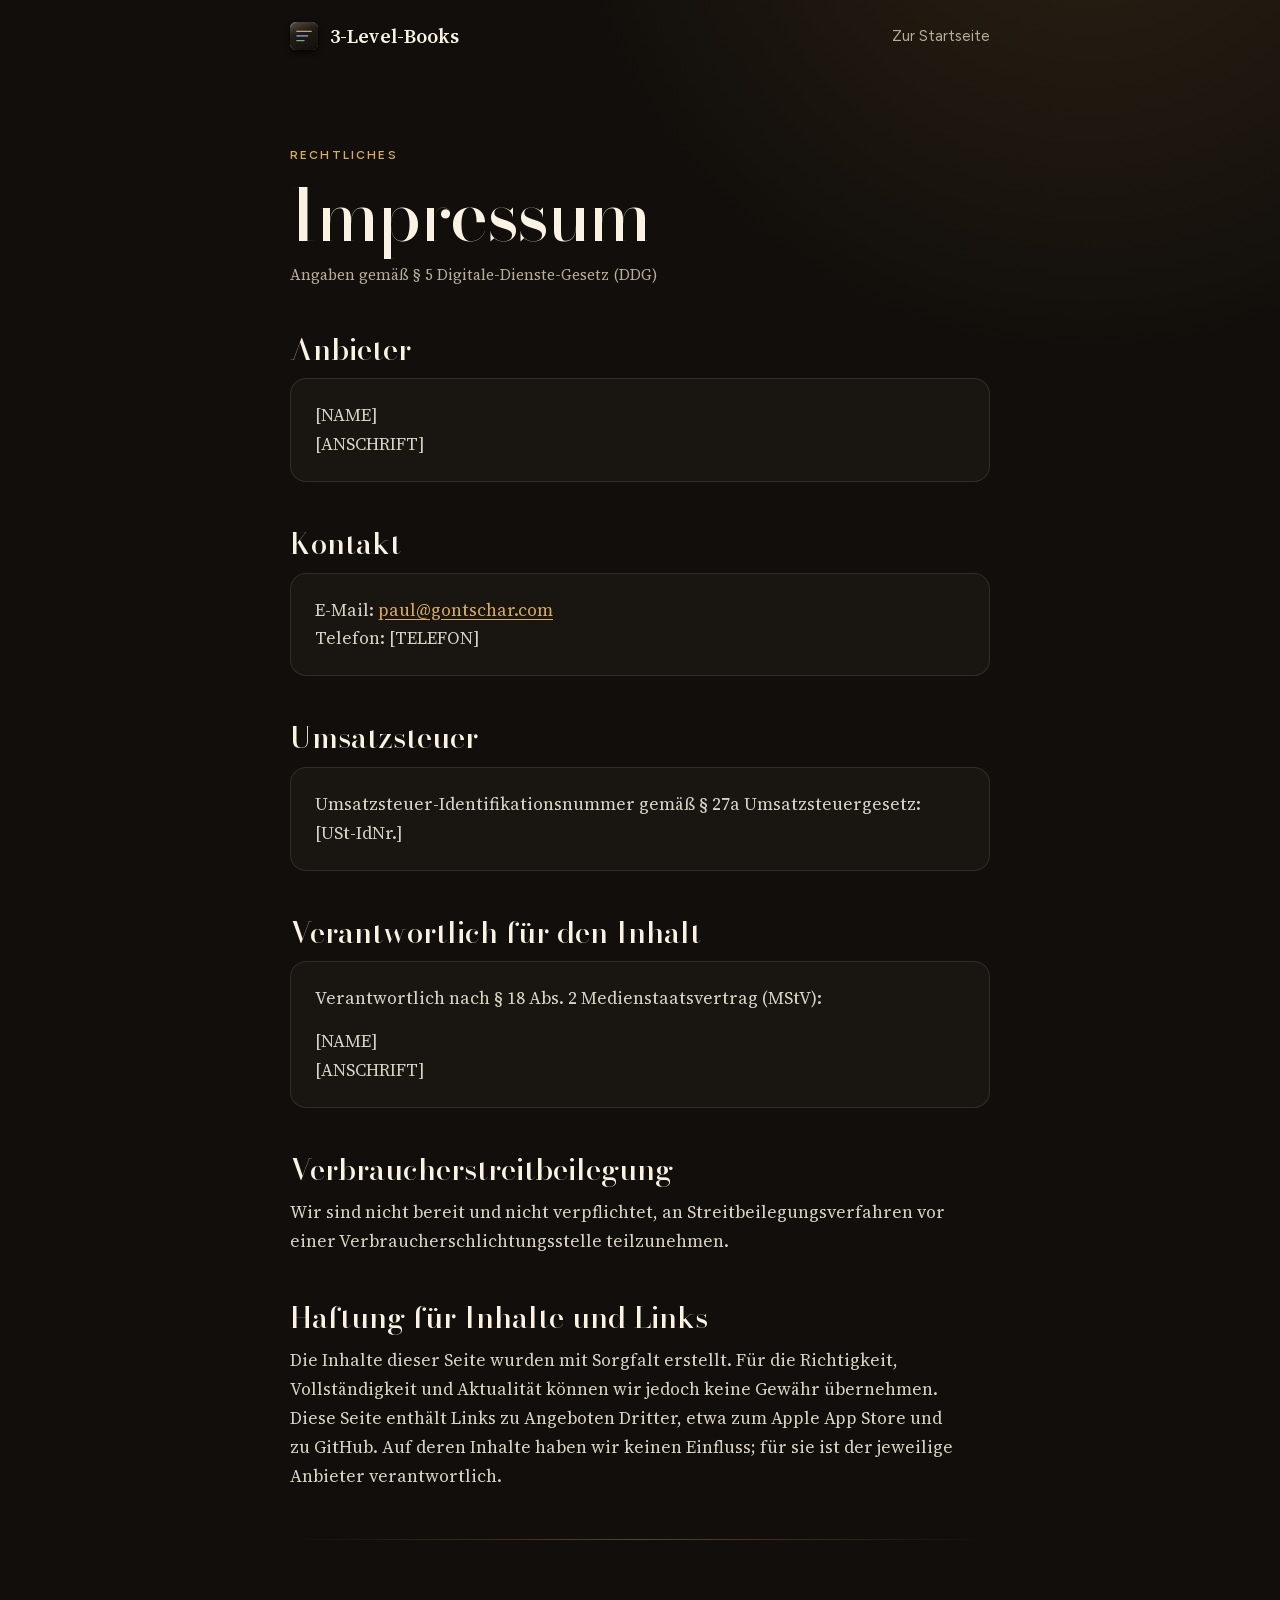
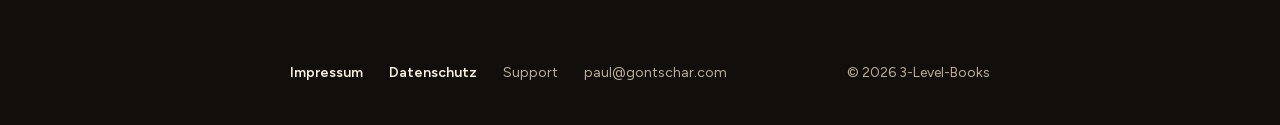
<file: impressum.html>
<!DOCTYPE html>
<html lang="de">
<head>
<meta charset="utf-8">
<meta name="viewport" content="width=device-width, initial-scale=1">
<title>Impressum – 3-Level-Books</title>
<meta name="description" content="Impressum von 3-Level-Books: Anbieterkennzeichnung nach § 5 DDG und § 18 MStV.">
<link rel="canonical" href="https://3-level-books.com/impressum">
<link rel="stylesheet" href="/fonts/fonts.css">
<link rel="stylesheet" href="/legal.css">
</head>
<body>
<header class="wrap">
  <a class="brand" href="/"><img src="/img/icon.png" alt="" width="220" height="220">3-Level-Books</a>
  <a class="back" href="/">Zur Startseite</a>
</header>

<main class="wrap">
  <span class="eyebrow">Rechtliches</span>
  <h1>Impressum</h1>
  <p class="stand">Angaben gemäß § 5 Digitale-Dienste-Gesetz (DDG)</p>

  <h2>Anbieter</h2>
  <div class="card">
    <address>
      <p>[NAME]<br>
      [ANSCHRIFT]</p>
    </address>
    <!-- Bei einer Firma hier zusätzlich Rechtsform und Vertretungsberechtigte ergänzen. -->
  </div>

  <h2>Kontakt</h2>
  <div class="card">
    <p>E-Mail: <a href="mailto:paul@gontschar.com">paul@gontschar.com</a><br>
    Telefon: [TELEFON]</p>
  </div>

  <h2>Umsatzsteuer</h2>
  <div class="card">
    <p>Umsatzsteuer-Identifikationsnummer gemäß § 27a Umsatzsteuergesetz: [USt-IdNr.]</p>
    <!-- Falls vorhanden: Handelsregister, Registergericht und Registernummer hier ergänzen. -->
  </div>

  <h2>Verantwortlich für den Inhalt</h2>
  <div class="card">
    <p>Verantwortlich nach § 18 Abs. 2 Medienstaatsvertrag (MStV):</p>
    <address>
      <p>[NAME]<br>
      [ANSCHRIFT]</p>
    </address>
  </div>

  <h2>Verbraucherstreitbeilegung</h2>
  <p>Wir sind nicht bereit und nicht verpflichtet, an Streitbeilegungsverfahren vor einer Verbraucherschlichtungsstelle teilzunehmen.</p>

  <h2>Haftung für Inhalte und Links</h2>
  <p>Die Inhalte dieser Seite wurden mit Sorgfalt erstellt. Für die Richtigkeit, Vollständigkeit und Aktualität können wir jedoch keine Gewähr übernehmen. Diese Seite enthält Links zu Angeboten Dritter, etwa zum Apple App Store und zu GitHub. Auf deren Inhalte haben wir keinen Einfluss; für sie ist der jeweilige Anbieter verantwortlich.</p>

  <hr>
</main>

<footer class="wrap">
  <a href="/impressum" aria-current="page">Impressum</a>
  <a class="strong" href="/datenschutz">Datenschutz</a>
  <a href="https://github.com/powel187/3lb-support#readme">Support</a>
  <a href="mailto:paul@gontschar.com">paul@gontschar.com</a>
  <span class="copy">© 2026 3-Level-Books</span>
</footer>
</body>
</html>
</file>
<file: fonts/fonts.css>
/* Lokal eingebundene Schriften (SIL Open Font License): Bodoni Moda, Source Serif 4, Figtree */
/* latin-ext */
@font-face {
  font-family: 'Bodoni Moda';
  font-style: italic;
  font-weight: 400 700;
  font-display: swap;
  src: url(bodoni-moda-italic-latin-ext.woff2) format('woff2');
  unicode-range: U+0100-02BA, U+02BD-02C5, U+02C7-02CC, U+02CE-02D7, U+02DD-02FF, U+0304, U+0308, U+0329, U+1D00-1DBF, U+1E00-1E9F, U+1EF2-1EFF, U+2020, U+20A0-20AB, U+20AD-20C4, U+2113, U+2C60-2C7F, U+A720-A7FF;
}
/* latin */
@font-face {
  font-family: 'Bodoni Moda';
  font-style: italic;
  font-weight: 400 700;
  font-display: swap;
  src: url(bodoni-moda-italic-latin.woff2) format('woff2');
  unicode-range: U+0000-00FF, U+0131, U+0152-0153, U+02BB-02BC, U+02C6, U+02DA, U+02DC, U+0304, U+0308, U+0329, U+2000-206F, U+20AC, U+2122, U+2191, U+2193, U+2212, U+2215, U+FEFF, U+FFFD;
}
/* latin-ext */
@font-face {
  font-family: 'Bodoni Moda';
  font-style: normal;
  font-weight: 400 800;
  font-display: swap;
  src: url(bodoni-moda-normal-latin-ext.woff2) format('woff2');
  unicode-range: U+0100-02BA, U+02BD-02C5, U+02C7-02CC, U+02CE-02D7, U+02DD-02FF, U+0304, U+0308, U+0329, U+1D00-1DBF, U+1E00-1E9F, U+1EF2-1EFF, U+2020, U+20A0-20AB, U+20AD-20C4, U+2113, U+2C60-2C7F, U+A720-A7FF;
}
/* latin */
@font-face {
  font-family: 'Bodoni Moda';
  font-style: normal;
  font-weight: 400 800;
  font-display: swap;
  src: url(bodoni-moda-normal-latin.woff2) format('woff2');
  unicode-range: U+0000-00FF, U+0131, U+0152-0153, U+02BB-02BC, U+02C6, U+02DA, U+02DC, U+0304, U+0308, U+0329, U+2000-206F, U+20AC, U+2122, U+2191, U+2193, U+2212, U+2215, U+FEFF, U+FFFD;
}
/* latin-ext */
@font-face {
  font-family: 'Figtree';
  font-style: normal;
  font-weight: 400;
  font-display: swap;
  src: url(figtree-normal-latin-ext.woff2) format('woff2');
  unicode-range: U+0100-02BA, U+02BD-02C5, U+02C7-02CC, U+02CE-02D7, U+02DD-02FF, U+0304, U+0308, U+0329, U+1D00-1DBF, U+1E00-1E9F, U+1EF2-1EFF, U+2020, U+20A0-20AB, U+20AD-20C4, U+2113, U+2C60-2C7F, U+A720-A7FF;
}
/* latin */
@font-face {
  font-family: 'Figtree';
  font-style: normal;
  font-weight: 400;
  font-display: swap;
  src: url(figtree-normal-latin.woff2) format('woff2');
  unicode-range: U+0000-00FF, U+0131, U+0152-0153, U+02BB-02BC, U+02C6, U+02DA, U+02DC, U+0304, U+0308, U+0329, U+2000-206F, U+20AC, U+2122, U+2191, U+2193, U+2212, U+2215, U+FEFF, U+FFFD;
}
/* latin-ext */
@font-face {
  font-family: 'Figtree';
  font-style: normal;
  font-weight: 500;
  font-display: swap;
  src: url(figtree-normal-latin-ext.woff2) format('woff2');
  unicode-range: U+0100-02BA, U+02BD-02C5, U+02C7-02CC, U+02CE-02D7, U+02DD-02FF, U+0304, U+0308, U+0329, U+1D00-1DBF, U+1E00-1E9F, U+1EF2-1EFF, U+2020, U+20A0-20AB, U+20AD-20C4, U+2113, U+2C60-2C7F, U+A720-A7FF;
}
/* latin */
@font-face {
  font-family: 'Figtree';
  font-style: normal;
  font-weight: 500;
  font-display: swap;
  src: url(figtree-normal-latin.woff2) format('woff2');
  unicode-range: U+0000-00FF, U+0131, U+0152-0153, U+02BB-02BC, U+02C6, U+02DA, U+02DC, U+0304, U+0308, U+0329, U+2000-206F, U+20AC, U+2122, U+2191, U+2193, U+2212, U+2215, U+FEFF, U+FFFD;
}
/* latin-ext */
@font-face {
  font-family: 'Figtree';
  font-style: normal;
  font-weight: 600;
  font-display: swap;
  src: url(figtree-normal-latin-ext.woff2) format('woff2');
  unicode-range: U+0100-02BA, U+02BD-02C5, U+02C7-02CC, U+02CE-02D7, U+02DD-02FF, U+0304, U+0308, U+0329, U+1D00-1DBF, U+1E00-1E9F, U+1EF2-1EFF, U+2020, U+20A0-20AB, U+20AD-20C4, U+2113, U+2C60-2C7F, U+A720-A7FF;
}
/* latin */
@font-face {
  font-family: 'Figtree';
  font-style: normal;
  font-weight: 600;
  font-display: swap;
  src: url(figtree-normal-latin.woff2) format('woff2');
  unicode-range: U+0000-00FF, U+0131, U+0152-0153, U+02BB-02BC, U+02C6, U+02DA, U+02DC, U+0304, U+0308, U+0329, U+2000-206F, U+20AC, U+2122, U+2191, U+2193, U+2212, U+2215, U+FEFF, U+FFFD;
}
/* latin-ext */
@font-face {
  font-family: 'Figtree';
  font-style: normal;
  font-weight: 700;
  font-display: swap;
  src: url(figtree-normal-latin-ext.woff2) format('woff2');
  unicode-range: U+0100-02BA, U+02BD-02C5, U+02C7-02CC, U+02CE-02D7, U+02DD-02FF, U+0304, U+0308, U+0329, U+1D00-1DBF, U+1E00-1E9F, U+1EF2-1EFF, U+2020, U+20A0-20AB, U+20AD-20C4, U+2113, U+2C60-2C7F, U+A720-A7FF;
}
/* latin */
@font-face {
  font-family: 'Figtree';
  font-style: normal;
  font-weight: 700;
  font-display: swap;
  src: url(figtree-normal-latin.woff2) format('woff2');
  unicode-range: U+0000-00FF, U+0131, U+0152-0153, U+02BB-02BC, U+02C6, U+02DA, U+02DC, U+0304, U+0308, U+0329, U+2000-206F, U+20AC, U+2122, U+2191, U+2193, U+2212, U+2215, U+FEFF, U+FFFD;
}
/* cyrillic-ext */
@font-face {
  font-family: 'Source Serif 4';
  font-style: italic;
  font-weight: 400;
  font-display: swap;
  src: url(source-serif-4-italic-cyrillic-ext.woff2) format('woff2');
  unicode-range: U+0460-052F, U+1C80-1C8A, U+20B4, U+2DE0-2DFF, U+A640-A69F, U+FE2E-FE2F;
}
/* cyrillic */
@font-face {
  font-family: 'Source Serif 4';
  font-style: italic;
  font-weight: 400;
  font-display: swap;
  src: url(source-serif-4-italic-cyrillic.woff2) format('woff2');
  unicode-range: U+0301, U+0400-045F, U+0490-0491, U+04B0-04B1, U+2116;
}
/* latin-ext */
@font-face {
  font-family: 'Source Serif 4';
  font-style: italic;
  font-weight: 400;
  font-display: swap;
  src: url(source-serif-4-italic-latin-ext.woff2) format('woff2');
  unicode-range: U+0100-02BA, U+02BD-02C5, U+02C7-02CC, U+02CE-02D7, U+02DD-02FF, U+0304, U+0308, U+0329, U+1D00-1DBF, U+1E00-1E9F, U+1EF2-1EFF, U+2020, U+20A0-20AB, U+20AD-20C4, U+2113, U+2C60-2C7F, U+A720-A7FF;
}
/* latin */
@font-face {
  font-family: 'Source Serif 4';
  font-style: italic;
  font-weight: 400;
  font-display: swap;
  src: url(source-serif-4-italic-latin.woff2) format('woff2');
  unicode-range: U+0000-00FF, U+0131, U+0152-0153, U+02BB-02BC, U+02C6, U+02DA, U+02DC, U+0304, U+0308, U+0329, U+2000-206F, U+20AC, U+2122, U+2191, U+2193, U+2212, U+2215, U+FEFF, U+FFFD;
}
/* cyrillic-ext */
@font-face {
  font-family: 'Source Serif 4';
  font-style: normal;
  font-weight: 400;
  font-display: swap;
  src: url(source-serif-4-normal-cyrillic-ext.woff2) format('woff2');
  unicode-range: U+0460-052F, U+1C80-1C8A, U+20B4, U+2DE0-2DFF, U+A640-A69F, U+FE2E-FE2F;
}
/* cyrillic */
@font-face {
  font-family: 'Source Serif 4';
  font-style: normal;
  font-weight: 400;
  font-display: swap;
  src: url(source-serif-4-normal-cyrillic.woff2) format('woff2');
  unicode-range: U+0301, U+0400-045F, U+0490-0491, U+04B0-04B1, U+2116;
}
/* latin-ext */
@font-face {
  font-family: 'Source Serif 4';
  font-style: normal;
  font-weight: 400;
  font-display: swap;
  src: url(source-serif-4-normal-latin-ext.woff2) format('woff2');
  unicode-range: U+0100-02BA, U+02BD-02C5, U+02C7-02CC, U+02CE-02D7, U+02DD-02FF, U+0304, U+0308, U+0329, U+1D00-1DBF, U+1E00-1E9F, U+1EF2-1EFF, U+2020, U+20A0-20AB, U+20AD-20C4, U+2113, U+2C60-2C7F, U+A720-A7FF;
}
/* latin */
@font-face {
  font-family: 'Source Serif 4';
  font-style: normal;
  font-weight: 400;
  font-display: swap;
  src: url(source-serif-4-normal-latin.woff2) format('woff2');
  unicode-range: U+0000-00FF, U+0131, U+0152-0153, U+02BB-02BC, U+02C6, U+02DA, U+02DC, U+0304, U+0308, U+0329, U+2000-206F, U+20AC, U+2122, U+2191, U+2193, U+2212, U+2215, U+FEFF, U+FFFD;
}
/* cyrillic-ext */
@font-face {
  font-family: 'Source Serif 4';
  font-style: normal;
  font-weight: 600;
  font-display: swap;
  src: url(source-serif-4-normal-cyrillic-ext.woff2) format('woff2');
  unicode-range: U+0460-052F, U+1C80-1C8A, U+20B4, U+2DE0-2DFF, U+A640-A69F, U+FE2E-FE2F;
}
/* cyrillic */
@font-face {
  font-family: 'Source Serif 4';
  font-style: normal;
  font-weight: 600;
  font-display: swap;
  src: url(source-serif-4-normal-cyrillic.woff2) format('woff2');
  unicode-range: U+0301, U+0400-045F, U+0490-0491, U+04B0-04B1, U+2116;
}
/* latin-ext */
@font-face {
  font-family: 'Source Serif 4';
  font-style: normal;
  font-weight: 600;
  font-display: swap;
  src: url(source-serif-4-normal-latin-ext.woff2) format('woff2');
  unicode-range: U+0100-02BA, U+02BD-02C5, U+02C7-02CC, U+02CE-02D7, U+02DD-02FF, U+0304, U+0308, U+0329, U+1D00-1DBF, U+1E00-1E9F, U+1EF2-1EFF, U+2020, U+20A0-20AB, U+20AD-20C4, U+2113, U+2C60-2C7F, U+A720-A7FF;
}
/* latin */
@font-face {
  font-family: 'Source Serif 4';
  font-style: normal;
  font-weight: 600;
  font-display: swap;
  src: url(source-serif-4-normal-latin.woff2) format('woff2');
  unicode-range: U+0000-00FF, U+0131, U+0152-0153, U+02BB-02BC, U+02C6, U+02DA, U+02DC, U+0304, U+0308, U+0329, U+2000-206F, U+20AC, U+2122, U+2191, U+2193, U+2212, U+2215, U+FEFF, U+FFFD;
}
</file>
<file: legal.css>
/* Rechtsseiten (Impressum, Datenschutz) – gleiche Tokens und Schriften wie die Startseite */
:root{
  --night:#110E0B; --ink:#1E1915; --cream:#FAF3E3; --gold:#D8AC59; --muted:#B9AE98;
  --display:"Bodoni Moda", "Didot", Georgia, serif;
  --book:"Source Serif 4", Georgia, serif;
  --ui:"Figtree", system-ui, sans-serif;
}
*{box-sizing:border-box}
body{margin:0;background:var(--night);color:var(--cream);font-family:var(--ui);-webkit-font-smoothing:antialiased;text-wrap:pretty;
  background-image:radial-gradient(900px circle at 85% -10%, rgba(232,170,80,.13), transparent 60%)}
a{color:var(--gold);text-underline-offset:3px}
a:hover{color:var(--cream)}
:focus-visible{outline:2px solid var(--gold);outline-offset:3px;border-radius:6px}
.wrap{max-width:780px;margin:0 auto;padding-inline:clamp(20px,5vw,40px)}
header{display:flex;align-items:center;justify-content:space-between;gap:16px;padding-block:22px}
.brand{display:flex;align-items:center;gap:12px;font-family:var(--book);font-weight:600;font-size:20px;color:var(--cream);text-decoration:none}
.brand img{width:44px;height:auto;margin:-8px}
.back{font-size:15px;color:var(--muted);text-decoration:none}
.back:hover{color:var(--gold)}
main{padding-block:clamp(32px,6vw,72px) clamp(56px,8vw,96px)}
.eyebrow{font:600 12px/1 var(--ui);letter-spacing:.18em;text-transform:uppercase;color:var(--gold)}
h1{font-family:var(--display);font-weight:500;font-size:clamp(44px,6vw,72px);line-height:1;letter-spacing:-.02em;margin:16px 0 12px}
.stand{color:var(--muted);font-size:15px;margin:0 0 40px}
h2{font-family:var(--display);font-weight:500;font-size:clamp(24px,2.6vw,30px);line-height:1.15;margin:44px 0 12px;color:var(--cream)}
h3{font:600 16px/1.4 var(--ui);margin:24px 0 6px;color:var(--cream)}
p,li{font-family:var(--book);font-size:17.5px;line-height:1.65;color:rgba(250,243,227,.86)}
p{margin:0 0 14px}
ul{padding-left:1.2em;margin:0 0 14px}
address{font-style:normal}
.card{background:rgba(250,243,227,.035);border:1px solid rgba(250,243,227,.1);border-radius:16px;padding:22px 24px;margin:0 0 14px}
.card p:last-child{margin-bottom:0}
hr{height:1px;border:0;margin:48px 0 0;background:linear-gradient(90deg,transparent,rgba(216,172,89,.35),transparent)}
footer{display:flex;flex-wrap:wrap;gap:10px 26px;align-items:center;padding-block:28px 44px;font-size:14px;color:var(--muted)}
footer a{color:var(--muted);text-decoration:none}
footer a:hover{color:var(--gold)}
footer a[aria-current="page"],footer a.strong{color:var(--cream);font-weight:600}
footer .copy{margin-left:auto}
.name{font-family:var(--book);font-weight:600;letter-spacing:0}
</file>
